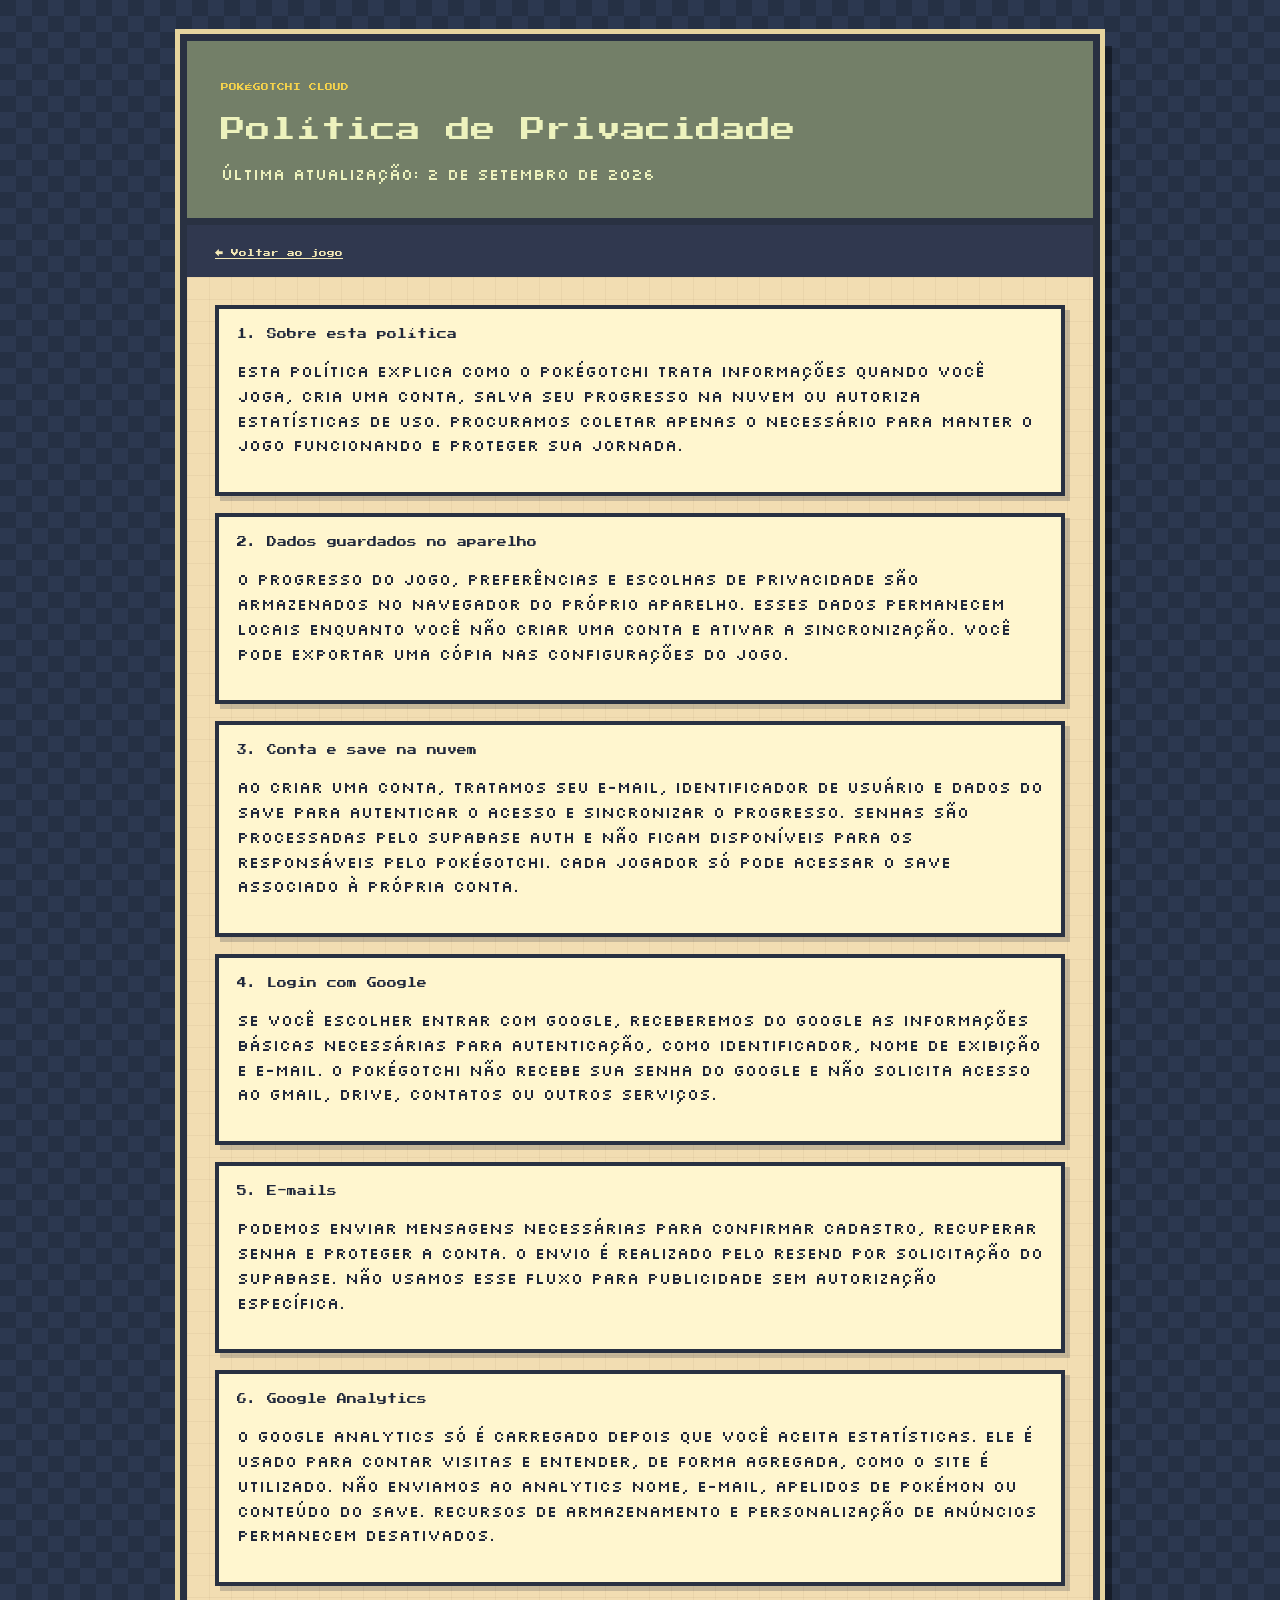
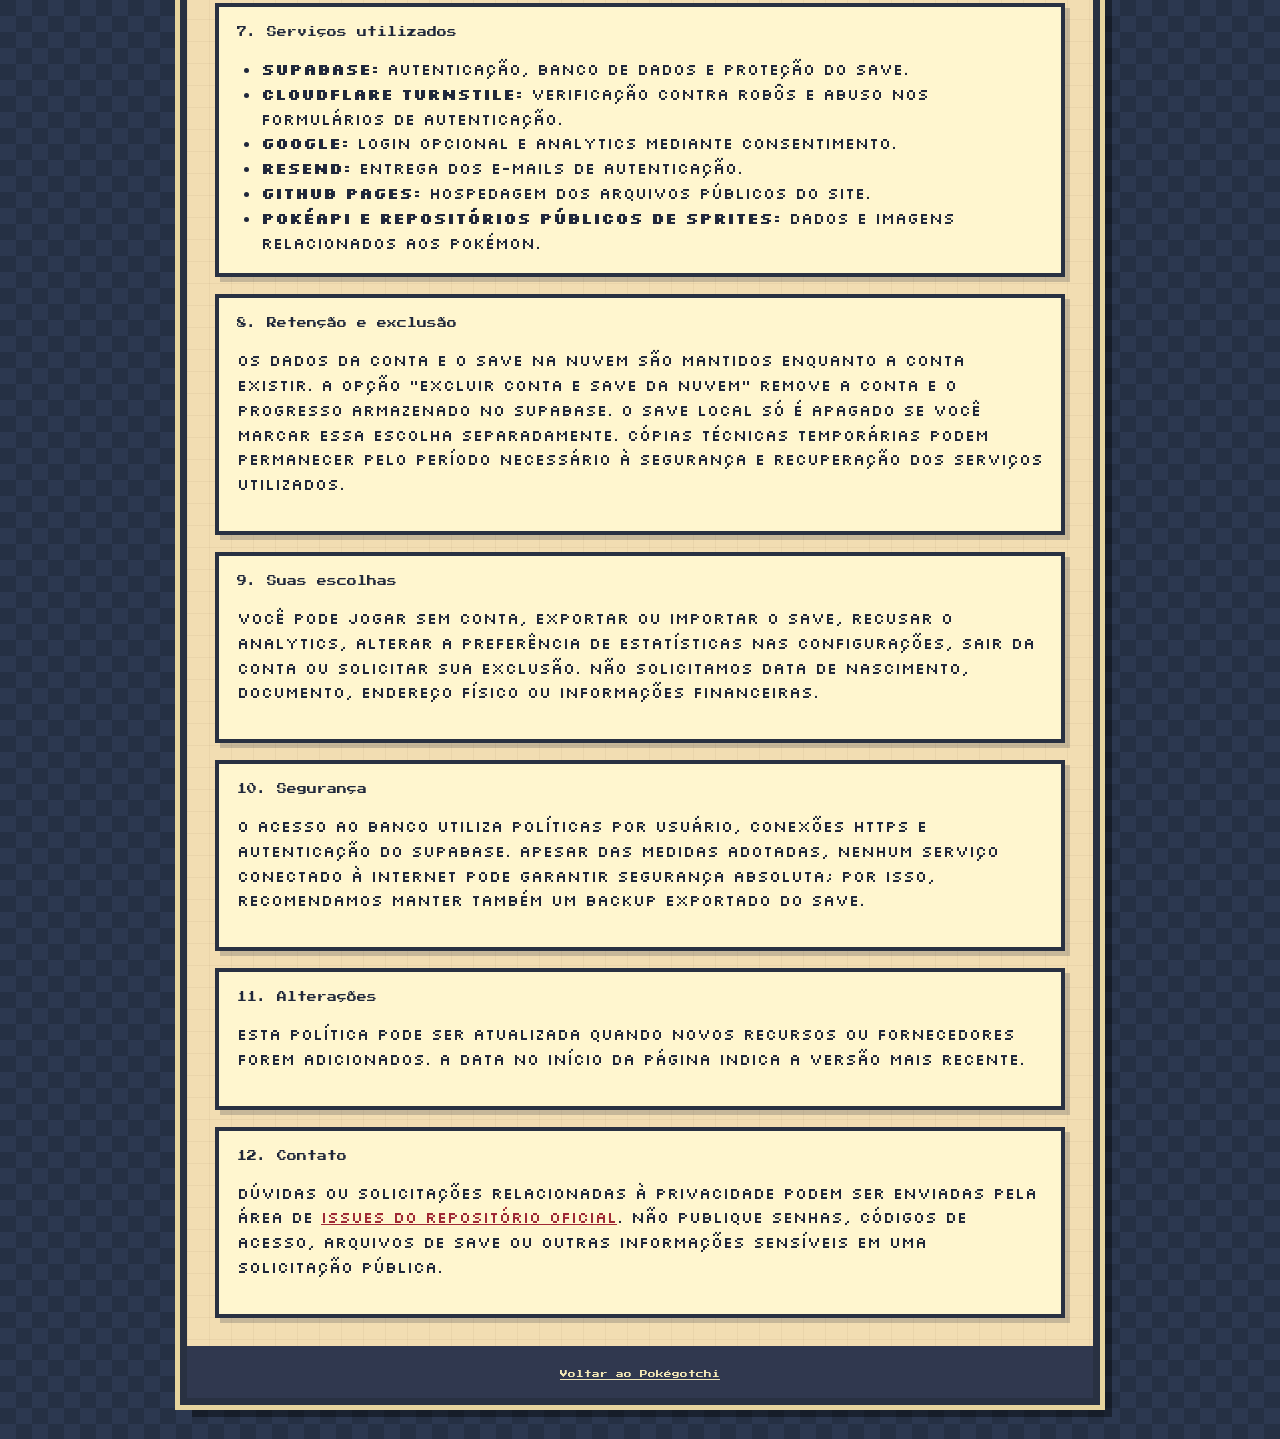
<file: privacidade.html>
<!doctype html>
<html lang="pt-BR">
<head>
  <meta charset="UTF-8">
  <meta name="viewport" content="width=device-width, initial-scale=1.0">
  <meta name="theme-color" content="#ef5350">
  <meta name="description" content="Política de Privacidade do Pokégotchi.">
  <title>Política de Privacidade — Pokégotchi</title>
  <link rel="icon" href="favicon.png?v=6.0" type="image/png">
  <link rel="stylesheet" href="css/styles.css">
  <link rel="stylesheet" href="css/retro.css?v=8.9.2">
</head>
<body class="privacy-body">
  <main class="privacy-page">
    <header class="privacy-header"><span>POKÉGOTCHI CLOUD</span><h1>Política de Privacidade</h1><p>Última atualização: 2 de setembro de 2026</p></header>
    <nav class="privacy-nav"><a href="index.html">← Voltar ao jogo</a></nav>
    <article class="privacy-content">
      <section><h2>1. Sobre esta política</h2><p>Esta política explica como o Pokégotchi trata informações quando você joga, cria uma conta, salva seu progresso na nuvem ou autoriza estatísticas de uso. Procuramos coletar apenas o necessário para manter o jogo funcionando e proteger sua jornada.</p></section>
      <section><h2>2. Dados guardados no aparelho</h2><p>O progresso do jogo, preferências e escolhas de privacidade são armazenados no navegador do próprio aparelho. Esses dados permanecem locais enquanto você não criar uma conta e ativar a sincronização. Você pode exportar uma cópia nas Configurações do jogo.</p></section>
      <section><h2>3. Conta e save na nuvem</h2><p>Ao criar uma conta, tratamos seu e-mail, identificador de usuário e dados do save para autenticar o acesso e sincronizar o progresso. Senhas são processadas pelo Supabase Auth e não ficam disponíveis para os responsáveis pelo Pokégotchi. Cada jogador só pode acessar o save associado à própria conta.</p></section>
      <section><h2>4. Login com Google</h2><p>Se você escolher entrar com Google, receberemos do Google as informações básicas necessárias para autenticação, como identificador, nome de exibição e e-mail. O Pokégotchi não recebe sua senha do Google e não solicita acesso ao Gmail, Drive, contatos ou outros serviços.</p></section>
      <section><h2>5. E-mails</h2><p>Podemos enviar mensagens necessárias para confirmar cadastro, recuperar senha e proteger a conta. O envio é realizado pelo Resend por solicitação do Supabase. Não usamos esse fluxo para publicidade sem autorização específica.</p></section>
      <section><h2>6. Google Analytics</h2><p>O Google Analytics só é carregado depois que você aceita estatísticas. Ele é usado para contar visitas e entender, de forma agregada, como o site é utilizado. Não enviamos ao Analytics nome, e-mail, apelidos de Pokémon ou conteúdo do save. Recursos de armazenamento e personalização de anúncios permanecem desativados.</p></section>
      <section><h2>7. Serviços utilizados</h2><ul><li><b>Supabase:</b> autenticação, banco de dados e proteção do save.</li><li><b>Cloudflare Turnstile:</b> verificação contra robôs e abuso nos formulários de autenticação.</li><li><b>Google:</b> login opcional e Analytics mediante consentimento.</li><li><b>Resend:</b> entrega dos e-mails de autenticação.</li><li><b>GitHub Pages:</b> hospedagem dos arquivos públicos do site.</li><li><b>PokéAPI e repositórios públicos de sprites:</b> dados e imagens relacionados aos Pokémon.</li></ul></section>
      <section><h2>8. Retenção e exclusão</h2><p>Os dados da conta e o save na nuvem são mantidos enquanto a conta existir. A opção “Excluir conta e save da nuvem” remove a conta e o progresso armazenado no Supabase. O save local só é apagado se você marcar essa escolha separadamente. Cópias técnicas temporárias podem permanecer pelo período necessário à segurança e recuperação dos serviços utilizados.</p></section>
      <section><h2>9. Suas escolhas</h2><p>Você pode jogar sem conta, exportar ou importar o save, recusar o Analytics, alterar a preferência de estatísticas nas Configurações, sair da conta ou solicitar sua exclusão. Não solicitamos data de nascimento, documento, endereço físico ou informações financeiras.</p></section>
      <section><h2>10. Segurança</h2><p>O acesso ao banco utiliza políticas por usuário, conexões HTTPS e autenticação do Supabase. Apesar das medidas adotadas, nenhum serviço conectado à internet pode garantir segurança absoluta; por isso, recomendamos manter também um backup exportado do save.</p></section>
      <section><h2>11. Alterações</h2><p>Esta política pode ser atualizada quando novos recursos ou fornecedores forem adicionados. A data no início da página indica a versão mais recente.</p></section>
      <section><h2>12. Contato</h2><p>Dúvidas ou solicitações relacionadas à privacidade podem ser enviadas pela área de <a href="https://github.com/zapinhor/Pokegotchi/issues" target="_blank" rel="noopener noreferrer">Issues do repositório oficial</a>. Não publique senhas, códigos de acesso, arquivos de save ou outras informações sensíveis em uma solicitação pública.</p></section>
    </article>
    <footer class="privacy-footer"><a href="index.html">Voltar ao Pokégotchi</a></footer>
  </main>
</body>
</html>
</file>
<file: css/styles.css>
@import url('https://fonts.googleapis.com/css2?family=DM+Sans:wght@400;500;600;700;800&family=Fredoka:wght@600;700&display=swap');
:root{--red:#ef5350;--red-dark:#d83d42;--navy:#17243b;--ink:#25334a;--muted:#728096;--cream:#fffaf0;--card:#fff;--line:#e7e9ed;--yellow:#ffc84a;--green:#55b985;--blue:#5b95db;--shadow:0 18px 50px rgba(32,44,62,.11)}*{box-sizing:border-box}body{margin:0;color:var(--ink);font-family:'DM Sans',sans-serif;background:#f3f1ec;min-height:100vh}button,input{font:inherit}button{cursor:pointer}.hidden{display:none!important}.toast{position:fixed;left:50%;top:20px;transform:translate(-50%,-80px);z-index:99;background:var(--navy);color:white;padding:12px 20px;border-radius:12px;box-shadow:var(--shadow);transition:.25s}.toast.show{transform:translate(-50%,0)}
.starter-screen{min-height:100vh;display:grid;grid-template-columns:.75fr 1.25fr;background:radial-gradient(circle at 18% 18%,#fff3ce 0 12%,transparent 13%),linear-gradient(135deg,#ef5350 0 42%,#f8f5ee 42%)}.starter-copy{color:#fff;padding:9vw 5vw;align-self:center}.eyebrow{font-weight:800;font-size:.72rem;letter-spacing:.14em}.starter-copy h1{font:700 clamp(2.6rem,5vw,5.8rem)/.92 Fredoka;margin:28px 0}.starter-copy p{font-size:1.1rem;max-width:420px;line-height:1.6}.starter-panel{margin:auto;padding:44px;width:min(820px,88%);background:rgba(255,255,255,.94);border-radius:30px;box-shadow:var(--shadow)}.panel-heading{display:flex;justify-content:space-between;align-items:flex-end}.panel-heading small{color:var(--red);font-weight:800}.panel-heading h2{font:700 1.8rem Fredoka;margin:5px 0 20px}.panel-heading span{color:var(--muted)}.starter-grid{display:grid;grid-template-columns:repeat(4,1fr);gap:12px;max-height:410px;overflow:auto;padding:4px}.starter-card{border:2px solid transparent;background:#f6f4ef;border-radius:16px;padding:12px 5px 8px;color:var(--ink);transition:.18s}.starter-card:hover{transform:translateY(-3px)}.starter-card.selected{border-color:var(--red);background:#fff3f0}.starter-card img{width:84px;height:84px;image-rendering:pixelated}.starter-card b{display:block;font-size:.78rem}.name-field{display:block;margin:20px 0 12px;font-size:.8rem;font-weight:800}.name-field input{display:block;width:100%;margin-top:7px;padding:13px;border:1px solid var(--line);border-radius:10px;outline:none}.name-field input:focus{border-color:var(--red)}.primary-button{border:0;border-radius:12px;background:var(--red);color:#fff;padding:15px 20px;font-weight:800;width:100%;display:flex;justify-content:space-between}.primary-button:disabled{opacity:.45;cursor:not-allowed}
.topbar{height:72px;background:white;border-bottom:1px solid var(--line);display:flex;align-items:center;justify-content:space-between;padding:0 26px;position:sticky;top:0;z-index:10}.brand{display:flex;align-items:center;gap:11px;color:var(--navy);text-decoration:none;letter-spacing:.06em}.brand-ball{width:27px;height:27px;border:7px solid var(--red);border-radius:50%;position:relative}.brand-ball:after{content:'';position:absolute;inset:3px;background:var(--navy);border-radius:50%}.top-resources{display:flex;align-items:center;gap:20px}.top-resources span{background:#f5f4ef;padding:8px 12px;border-radius:10px}.top-resources span:first-child{color:#d39100}.icon-button{border:0;background:transparent;font-size:1.1rem}.layout{display:grid;grid-template-columns:92px 1fr;min-height:calc(100vh - 72px)}.sidebar{background:var(--navy);padding:18px 12px;display:flex;flex-direction:column;gap:7px}.nav-item{position:relative;border:0;border-radius:13px;background:transparent;color:#9aa7ba;padding:10px 4px;display:flex;flex-direction:column;align-items:center;gap:4px}.nav-item span{font-size:1.25rem}.nav-item em{font-style:normal;font-size:.66rem;font-weight:700}.nav-item.active{background:rgba(255,255,255,.12);color:white}.nav-item i{position:absolute;width:8px;height:8px;background:var(--red);border-radius:50%;top:8px;right:17px;display:none}.nav-item i.show{display:block}.view-container{padding:32px;max-width:1420px;width:100%;margin:auto}.view-title{display:flex;align-items:end;justify-content:space-between;margin-bottom:22px}.view-title h1{font:700 2rem Fredoka;margin:0}.view-title p{margin:5px 0;color:var(--muted)}
.home-grid{display:grid;grid-template-columns:minmax(420px,1.3fr) minmax(300px,.7fr);gap:22px}.room{min-height:540px;border-radius:28px;position:relative;overflow:hidden;background:linear-gradient(#b9dded 0 63%,#ddbd88 63%);box-shadow:var(--shadow)}.room.night{background:linear-gradient(#23395d 0 63%,#7e6c62 63%)}.room:before{content:'';position:absolute;left:0;right:0;top:63%;height:4px;background:#b99462}.window{position:absolute;right:42px;top:42px;width:150px;height:120px;border:12px solid #fff;border-radius:75px 75px 8px 8px;background:linear-gradient(#72b7e4,#e7f5ff)}.night .window{background:linear-gradient(#132b51,#7b89ad)}.weather-badge{position:absolute;top:18px;left:18px;background:rgba(255,255,255,.86);padding:9px 13px;border-radius:12px;font-size:.78rem;font-weight:700}.pet-stage{position:absolute;inset:24% 10% 16%;display:flex;justify-content:center;align-items:center;flex-direction:column}.pet-sprite{width:230px;height:230px;object-fit:contain;image-rendering:pixelated;filter:drop-shadow(0 18px 9px rgba(25,40,45,.18));animation:bob 2.6s ease-in-out infinite}.pet-shadow{width:160px;height:25px;border-radius:50%;background:rgba(48,52,48,.18);margin-top:-25px}.pet-bubble{position:absolute;top:5%;background:#fff;padding:10px 15px;border-radius:14px;box-shadow:var(--shadow);font-size:.84rem}.room-actions{position:absolute;bottom:18px;left:18px;right:18px;display:grid;grid-template-columns:repeat(4,1fr);gap:8px}.action-button{border:0;background:rgba(255,255,255,.9);border-radius:13px;padding:10px 5px;font-size:.72rem;font-weight:700;color:var(--ink)}.action-button span{display:block;font-size:1.2rem;margin-bottom:3px}.side-stack{display:flex;flex-direction:column;gap:18px}.profile-card,.panel,.game-card,.shop-card,.battle-card{background:var(--card);border:1px solid var(--line);border-radius:20px;padding:20px;box-shadow:0 8px 25px rgba(32,44,62,.05)}.pet-id{display:flex;align-items:center;justify-content:space-between}.pet-id h2{font:700 1.5rem Fredoka;margin:0}.level-pill{background:#ffe8e5;color:var(--red-dark);border-radius:20px;padding:7px 11px;font-weight:800;font-size:.75rem}.xp-track,.stat-track{height:8px;background:#edf0f2;border-radius:10px;overflow:hidden}.xp-fill,.stat-fill{height:100%;background:var(--red);border-radius:10px;transition:.4s}.stats{display:grid;gap:13px;margin-top:18px}.stat-row{display:grid;grid-template-columns:25px 78px 1fr 28px;align-items:center;font-size:.72rem;gap:6px}.stat-row b{text-align:right}.daily-note{background:var(--navy);color:#fff;border-radius:20px;padding:20px}.daily-note h3{margin:0 0 8px;font:700 1.2rem Fredoka}.daily-note p{font-size:.8rem;color:#bdc7d5}.daily-note button{border:0;background:var(--yellow);padding:9px 13px;border-radius:9px;font-weight:800}.cards-grid{display:grid;grid-template-columns:repeat(3,1fr);gap:18px}.game-card{min-height:230px;display:flex;flex-direction:column}.game-icon{font-size:2rem;width:58px;height:58px;border-radius:16px;background:#fff2d5;display:grid;place-items:center}.game-card h3{margin:16px 0 7px}.game-card p{color:var(--muted);font-size:.85rem;line-height:1.5;flex:1}.secondary-button{border:0;border-radius:10px;background:var(--navy);color:white;padding:11px 15px;font-weight:700}.yard-scene{background:linear-gradient(#b5dff2 0 55%,#77bc66 55%);border-radius:26px;min-height:430px;position:relative;overflow:hidden;padding:22px}.wild-card{position:absolute;inset:80px 20px 20px;display:flex;align-items:center;justify-content:center;flex-direction:column}.wild-card img{width:210px;height:210px;image-rendering:pixelated}.capture-ring{border:4px dashed rgba(255,255,255,.8);width:260px;height:260px;position:absolute;border-radius:50%;animation:spin 8s linear infinite}.shop-layout{display:grid;grid-template-columns:1fr 280px;gap:20px}.shop-grid{display:grid;grid-template-columns:repeat(3,1fr);gap:14px}.shop-card h3{margin:8px 0}.shop-card p{font-size:.75rem;color:var(--muted);min-height:35px}.shop-card .price{display:flex;justify-content:space-between;align-items:center}.shop-card button{border:0;background:#ffe8e5;color:var(--red-dark);border-radius:8px;padding:8px 10px;font-weight:800}.inventory-list{display:grid;gap:8px}.inventory-item{display:flex;justify-content:space-between;padding:9px;background:#f5f4ef;border-radius:9px;font-size:.78rem}.dex-grid{display:grid;grid-template-columns:repeat(5,1fr);gap:12px}.dex-card{text-align:center;background:#fff;border:1px solid var(--line);border-radius:16px;padding:11px}.dex-card img{width:90px;height:90px;image-rendering:pixelated}.dex-card.unknown img{filter:brightness(0);opacity:.17}.dex-card b{display:block;font-size:.75rem}.battle-arena{min-height:380px;background:linear-gradient(#cde5ef 0 60%,#93bc7c 60%);border-radius:24px;display:grid;grid-template-columns:1fr 1fr;align-items:center;text-align:center}.fighter img{width:180px;height:180px;image-rendering:pixelated}.hp{width:180px;margin:auto}.hp .stat-track{background:#fff}.hp .stat-fill{background:var(--green)}.battle-log{background:#fff;border-radius:15px;padding:14px;margin-top:15px;min-height:70px}.modal{border:0;border-radius:22px;padding:30px;max-width:min(680px,92vw);width:100%;box-shadow:var(--shadow)}.modal::backdrop{background:rgba(20,31,48,.68);backdrop-filter:blur(4px)}.modal-close{position:absolute;right:12px;top:8px;border:0;background:none;font-size:1.7rem}.game-area{text-align:center}.game-board{position:relative;height:340px;background:#eef7e8;border-radius:15px;overflow:hidden;margin:15px 0}.falling{position:absolute;font-size:2.3rem;user-select:none}.basket{position:absolute;bottom:8px;font-size:3rem}.memory-grid{display:grid;grid-template-columns:repeat(4,1fr);gap:8px}.memory-card{height:84px;border:0;border-radius:10px;background:var(--navy);font-size:0}.memory-card.flipped{background:#f4f1e8;font-size:2rem}.timing-track{height:38px;background:#e9ebef;border-radius:12px;position:relative;margin:40px 0}.sweet-zone{position:absolute;left:42%;width:16%;height:100%;background:#8cdb9c}.timing-marker{position:absolute;width:12px;height:52px;top:-7px;background:var(--red);border-radius:8px}.settings-list{display:grid;gap:12px}.danger-button{border:1px solid var(--red);color:var(--red);background:white;padding:10px;border-radius:10px}@keyframes bob{50%{transform:translateY(-9px)}}@keyframes spin{to{transform:rotate(360deg)}}
@media(max-width:900px){.starter-screen{display:block;background:linear-gradient(#ef5350 0 230px,#f8f5ee 230px)}.starter-copy{padding:45px 25px 20px}.starter-copy h1{font-size:2.8rem;margin:15px 0}.starter-copy p{display:none}.starter-panel{margin:10px auto 30px;padding:25px;width:92%}.starter-grid{grid-template-columns:repeat(3,1fr)}.layout{grid-template-columns:1fr}.sidebar{position:fixed;z-index:20;bottom:0;left:0;right:0;flex-direction:row;justify-content:space-around;padding:7px;background:var(--navy)}.nav-item{width:16%;padding:7px 2px}.view-container{padding:20px 16px 90px}.home-grid,.shop-layout{grid-template-columns:1fr}.room{min-height:480px}.cards-grid,.shop-grid{grid-template-columns:1fr}.dex-grid{grid-template-columns:repeat(3,1fr)}}@media(max-width:500px){.topbar{padding:0 15px}.top-resources{gap:7px}.top-resources span{padding:6px 8px}.starter-card img{width:65px;height:65px}.home-grid{display:block}.side-stack{margin-top:16px}.room-actions{grid-template-columns:repeat(2,1fr)}.dex-grid{grid-template-columns:repeat(2,1fr)}.battle-arena{min-height:480px;grid-template-columns:1fr}.fighter img{width:130px;height:130px}}
</file>
<file: css/retro.css>
@import url('https://fonts.googleapis.com/css2?family=Press+Start+2P&family=Silkscreen:wght@400;700&display=swap');
:root{--red:#df3f47;--red-dark:#9e2934;--navy:#252d42;--ink:#20283b;--muted:#5f6778;--cream:#f7e7b7;--card:#fff8d8;--line:#292f3d;--yellow:#f6c945;--green:#62a84c;--blue:#3e80b6;--shadow:6px 6px 0 rgba(31,37,52,.24)}
*{border-radius:0!important}body{font-family:'Pixelify Sans',monospace;background-color:#253044;background-image:linear-gradient(45deg,#2c3850 25%,transparent 25%),linear-gradient(-45deg,#2c3850 25%,transparent 25%),linear-gradient(45deg,transparent 75%,#2c3850 75%),linear-gradient(-45deg,transparent 75%,#2c3850 75%);background-size:32px 32px;background-position:0 0,0 16px,16px -16px,-16px 0;image-rendering:pixelated}button,input{font-family:inherit}.toast{font:400 .58rem 'Press Start 2P';border:3px solid #fff;outline:3px solid var(--navy);box-shadow:6px 6px 0 #111;padding:14px 18px}
.starter-screen{min-height:100vh;background:#aaa9a4;padding:38px;grid-template-columns:.68fr 1.32fr;position:relative}.starter-screen:before{content:'DOT MATRIX WITH STEREO SOUND';position:absolute;bottom:14px;left:35px;color:#30304d;font:400 .52rem 'Press Start 2P';letter-spacing:.1em}.starter-copy{background:#6d7961;border:10px solid #4c5050;outline:4px solid #333b3c;padding:6vw 4vw;color:#e9f0bd;box-shadow:inset 0 0 0 5px #879176,8px 8px 0 rgba(0,0,0,.25)}.starter-copy:before{content:'';display:block;width:10px;height:10px;background:#a3192c;box-shadow:18px 0 #a3192c;margin-bottom:22px}.eyebrow{font:400 .52rem 'Press Start 2P';color:#e4edb1}.starter-copy h1{font:700 clamp(2.1rem,4.5vw,4.2rem)/1 'Pixelify Sans';text-shadow:4px 4px 0 #344c40;margin:25px 0}.starter-copy p{font-size:1.25rem}.starter-panel{border:5px solid var(--line);outline:5px solid #dedbd0;background:#fff5cf;padding:30px;box-shadow:10px 10px 0 #60615f}.panel-heading h2,.view-title h1,.pet-id h2{font-family:'Press Start 2P';line-height:1.45}.panel-heading h2{font-size:1rem}.panel-heading small,.panel-heading span{font:400 .47rem 'Press Start 2P'}.starter-grid{gap:9px}.starter-card{border:3px solid #303747;background:#d9e0b1;box-shadow:inset -4px -4px 0 #9baa73;padding:9px}.starter-card:hover{transform:translate(-2px,-2px);box-shadow:4px 4px 0 #303747}.starter-card.selected{border-color:#9e2934;background:#f2cf75;box-shadow:inset 0 0 0 3px #fff,4px 4px 0 #9e2934}.starter-card img{width:72px;height:72px;object-fit:contain}.starter-card b{font:400 .42rem/1.5 'Press Start 2P'}.name-field input{border:3px solid var(--line);background:#fffef1}.primary-button,.secondary-button{border:3px solid #222d3c;box-shadow:4px 4px 0 #151b25;text-transform:uppercase;letter-spacing:.04em}.primary-button:active,.secondary-button:active,.shop-card button:active{transform:translate(3px,3px);box-shadow:1px 1px 0 #151b25}
.topbar{height:70px;background:#df3f47;border:0;border-bottom:6px solid #962c38;color:#fff}.brand{color:#fff;text-shadow:2px 2px 0 #812832}.brand strong{font:400 .8rem 'Press Start 2P'}.brand small{font:bold .6rem 'Pixelify Sans';background:#f3cf49;color:#2c3449;padding:2px 4px;transform:skew(-8deg)}.brand-ball{border-color:#fff;background:#fff}.brand-ball:after{background:#2b3040}.top-resources span{border:3px solid #882631;background:#fff4d1;color:#273047!important;box-shadow:3px 3px 0 #83242f;font:400 .52rem 'Press Start 2P'}.icon-button{color:#fff}.layout{grid-template-columns:112px 1fr}.sidebar{background:#30384f;border-right:5px solid #151c2d;padding:12px 8px;gap:8px}.nav-item{color:#c3cad8;border:3px solid transparent;padding:11px 4px}.nav-item span{font-size:1.5rem}.nav-item em{font:400 .39rem 'Press Start 2P'}.nav-item.active{background:#f5d45a;color:#262e42;border-color:#fff0a9;outline:3px solid #1b2131;box-shadow:4px 4px 0 #151927}.view-container{background-color:#f2ddb2;background-image:linear-gradient(rgba(100,73,44,.07) 2px,transparent 2px),linear-gradient(90deg,rgba(100,73,44,.07) 2px,transparent 2px);background-size:24px 24px;min-height:calc(100vh - 70px);max-width:none;padding:30px 36px}.view-title{border-bottom:4px double #2c3447;padding-bottom:13px}.view-title h1{font-size:1.2rem;text-transform:uppercase}.view-title p{font-size:1rem;color:#3f4655}.view-title>span,.view-title>b{font:400 .48rem 'Press Start 2P'}
.room{border:8px solid #383d45;outline:4px solid #a8a59a;background:linear-gradient(rgba(255,255,255,.05) 50%,transparent 50%),linear-gradient(90deg,rgba(255,255,255,.05) 50%,transparent 50%),linear-gradient(#77a9aa 0 63%,#b68b57 63%);background-size:16px 16px,16px 16px,100% 100%;box-shadow:var(--shadow)}.room.night{background:linear-gradient(rgba(255,255,255,.03) 50%,transparent 50%),linear-gradient(90deg,rgba(255,255,255,.03) 50%,transparent 50%),linear-gradient(#35465c 0 63%,#786348 63%);background-size:16px 16px,16px 16px,100% 100%}.window{border:8px solid #ede1bd;outline:4px solid #343a43;box-shadow:inset 0 0 0 3px #56829e}.weather-badge{border:3px solid var(--line);box-shadow:3px 3px 0 rgba(0,0,0,.3);background:#fff5c9}.pet-sprite{width:180px;height:180px;image-rendering:pixelated;filter:drop-shadow(8px 8px 0 rgba(30,40,35,.2));object-fit:contain}.pet-bubble{border:3px solid var(--line);box-shadow:4px 4px 0 rgba(0,0,0,.25);background:#fffce2}.pet-bubble:after{content:'';position:absolute;bottom:-11px;left:30px;border:5px solid transparent;border-top-color:var(--line)}.action-button{border:3px solid #293142;background:#fff4c4;box-shadow:3px 3px 0 #293142;font:400 .4rem 'Press Start 2P'}.action-button:hover{background:#f4d755}.profile-card,.panel,.game-card,.shop-card,.battle-card{border:4px solid var(--line);background:#fff6cf;box-shadow:var(--shadow)}.profile-card:before{content:'POKéMON DATA';display:block;background:#343c52;color:#fff;margin:-20px -20px 17px;padding:9px 12px;font:400 .46rem 'Press Start 2P'}.level-pill{border:2px solid var(--red-dark);background:#efcc65}.xp-track,.stat-track{height:11px;border:2px solid #293142;background:#e6e0bd}.xp-fill,.stat-fill{background-image:linear-gradient(rgba(255,255,255,.2) 50%,transparent 50%);background-size:100% 4px}.daily-note{border:4px solid #191f2e;box-shadow:var(--shadow);background:#35415c}.daily-note h3,.game-card h3,.shop-card h3,.battle-card h2,.panel h3{font:400 .6rem/1.6 'Press Start 2P'}.daily-note button{border:3px solid #161d2b;box-shadow:3px 3px 0 #111829}.game-icon{border:3px solid #2b3347;background:#efcf5b}.game-card:hover,.shop-card:hover{transform:translate(-3px,-3px);box-shadow:9px 9px 0 rgba(31,37,52,.3)}.secondary-button{background:#3b79a9}.yard-scene,.battle-arena{border:8px solid #363c45;outline:4px solid #aaa79d;background:linear-gradient(rgba(255,255,255,.08) 50%,transparent 50%),linear-gradient(90deg,rgba(255,255,255,.08) 50%,transparent 50%),linear-gradient(#83b7bd 0 55%,#6a9e4d 55%);background-size:18px 18px,18px 18px,100% 100%}.wild-card img,.fighter img,.dex-card img{image-rendering:pixelated;object-fit:contain}.wild-card img{width:150px;height:150px}.capture-ring{border-style:dotted}.shop-card button{border:2px solid #72252c;background:#e3494f;color:#fff;box-shadow:3px 3px 0 #72252c}.inventory-item{border:2px solid #343b49;background:#dce2b0}.dex-card{border:3px solid var(--line);background:#e0e5b6;box-shadow:3px 3px 0 #777f62}.dex-card img{width:72px;height:72px}.battle-log{border:4px solid var(--line);box-shadow:var(--shadow);background:#fffce6;font-size:1.1rem}.modal{border:6px solid #282f40;outline:5px solid #e8d69f;background:#fff2c5;box-shadow:10px 10px 0 rgba(0,0,0,.5)}.modal h2{font:400 .85rem 'Press Start 2P'}.game-board{border:4px solid #2d3545;background:#c6d78b}.memory-card{border:3px solid #1f2635;background:#3b475e;box-shadow:3px 3px 0 #111}.memory-card.flipped{background:#f5d657}.timing-track{border:4px solid #252d3e}.sweet-zone{background:#72a852}
@media(max-width:900px){.starter-screen{background:#aaa9a4;padding:20px}.starter-copy{padding:28px 22px}.starter-copy h1{font-size:2.4rem}.layout{grid-template-columns:1fr}.sidebar{border-right:0;border-top:5px solid #151c2d}.view-container{padding:20px 16px 96px}.nav-item{width:16%}.topbar{border-bottom-width:5px}.home-grid{grid-template-columns:1fr}.room{min-height:480px}}
@media(max-width:500px){.starter-screen{padding:12px 12px 40px}.starter-copy{border-width:6px}.starter-panel{width:100%;padding:18px;border-width:4px}.starter-grid{grid-template-columns:repeat(3,1fr)}.starter-card img{width:52px;height:52px}.brand strong{font-size:.58rem}.brand small{display:none}.top-resources span{font-size:.42rem}.view-title h1{font-size:.8rem}.view-title>span{display:none}.pet-sprite{width:140px;height:140px}.room-actions{gap:5px}.action-button{font-size:.33rem}.nav-item em{font-size:.31rem}.profile-card:before{font-size:.39rem}}

.tiny-item{width:24px;height:24px;object-fit:contain;image-rendering:pixelated;vertical-align:middle}.item-pixel{width:42px;height:42px;object-fit:contain;image-rendering:pixelated}.action-button .item-pixel{display:block;margin:0 auto 3px;width:32px;height:32px}.game-icon .item-pixel{width:46px;height:46px}.shop-card>.item-pixel,.battle-card>.item-pixel{width:56px;height:56px}.sleeping{animation:bob 4s ease-in-out infinite;filter:grayscale(.35) drop-shadow(8px 8px 0 rgba(30,40,35,.2))}.sleep-note,.warning-box{margin-top:14px;padding:10px;border:3px solid #293142;background:#dce5ad;font-size:.82rem}.pixel-label{font:400 .42rem 'Press Start 2P'}.weather-mark{display:inline-block;font:400 .48rem 'Press Start 2P';padding:3px;background:#e5cb55;color:#253044}.picker-grid{display:grid;grid-template-columns:repeat(3,1fr);gap:10px}.pick-item{border:3px solid #293142;background:#e1e8b8;padding:12px;box-shadow:3px 3px 0 #293142}.pick-item>*{display:block;margin:auto}.pick-item b{font-size:.8rem}.inventory-grid{display:grid;grid-template-columns:repeat(3,1fr);gap:14px}.inventory-card{display:grid;grid-template-columns:55px 1fr auto;align-items:center;gap:12px;border:4px solid #293142;background:#fff6cf;padding:14px;box-shadow:var(--shadow)}.inventory-card h3{margin:0;font:400 .55rem/1.4 'Press Start 2P'}.inventory-card p{margin:4px 0}.encounter-grid{display:grid;grid-template-columns:repeat(4,1fr);gap:14px}.encounter-card,.box-mon{border:4px solid #293142;background:#dce5ad;padding:12px;box-shadow:4px 4px 0 #293142}.encounter-card img,.box-mon img{width:96px;height:96px;image-rendering:pixelated}.encounter-card>*{display:block;margin:auto}.capture-layout{display:grid;grid-template-columns:1fr 330px;gap:22px}.capture-tools{display:flex;flex-direction:column;gap:14px}.tool-row{display:grid;grid-template-columns:repeat(3,1fr);gap:7px}.tool-row button{border:3px solid #293142;background:#e1e8b8;padding:8px}.tool-row button>*{display:block;margin:auto}.empty-yard{width:70px!important;height:70px!important}.rooms-grid{display:grid;grid-template-columns:repeat(3,1fr);gap:15px}.poke-room,.empty-room{min-height:210px;border:5px solid #293142;background:linear-gradient(#8db5b2 0 65%,#b98d55 65%);box-shadow:var(--shadow);text-align:center;padding:10px}.poke-room.primary-room{outline:5px solid #e3bf3f}.poke-room>button:first-child{border:0;background:transparent;width:100%}.poke-room img{display:block;width:110px;height:110px;margin:auto;image-rendering:pixelated}.poke-room span,.poke-room b,.poke-room small{display:block}.to-box{border:2px solid #293142;background:#fff6cf}.empty-room{display:grid;place-items:center;font:400 .55rem 'Press Start 2P';opacity:.6}.section-label{margin-top:28px;font:400 .7rem 'Press Start 2P'}.box-grid{display:grid;grid-template-columns:repeat(6,1fr);gap:10px}.box-mon>*{display:block;margin:auto}.box-mon img{width:72px;height:72px}.move-picker{display:grid;grid-template-columns:1fr 1fr;gap:8px;margin:15px 0}.move-picker label{border:3px solid #293142;background:#e1e8b8;padding:10px}.move-picker label>*{display:block}.move-buttons{display:grid;grid-template-columns:repeat(2,1fr);gap:10px;margin:14px 0}.move-button{border:4px solid #293142;background:#ddd29e;padding:13px;box-shadow:4px 4px 0 #293142}.move-button>*{display:block}.type-fire{background:#e88755}.type-water{background:#70a6d2}.type-grass{background:#82b65d}.type-electric{background:#ebce55}.type-ghost{background:#8673a6}.type-fairy{background:#e39bb4}.type-dragon{background:#8068bd}.type-ice{background:#8dced2}.type-dark{background:#716863}.type-fighting{background:#c26055}.memory-card img{display:none;width:48px;height:48px;image-rendering:pixelated}.memory-card.flipped img{display:inline}.basket{width:52px;height:52px;object-fit:contain;image-rendering:pixelated}.falling.item-pixel{width:40px;height:40px}.timing-marker{width:42px;height:42px;object-fit:contain;image-rendering:pixelated;background:transparent}.nav-item{min-height:60px}.sidebar{overflow-y:auto}
@media(max-width:900px){.inventory-grid,.rooms-grid{grid-template-columns:repeat(2,1fr)}.encounter-grid{grid-template-columns:repeat(3,1fr)}.capture-layout{grid-template-columns:1fr}.box-grid{grid-template-columns:repeat(4,1fr)}.sidebar{overflow-x:auto;overflow-y:hidden}.nav-item{min-width:68px}}
@media(max-width:500px){.inventory-grid,.rooms-grid{grid-template-columns:1fr}.encounter-grid{grid-template-columns:repeat(2,1fr)}.box-grid{grid-template-columns:repeat(3,1fr)}.picker-grid{grid-template-columns:repeat(2,1fr)}.move-picker{grid-template-columns:1fr}.move-buttons{grid-template-columns:1fr}}

.title-screen{min-height:100vh;display:grid;place-items:center;padding:24px;background:#aaa9a4}.title-console{position:relative;width:min(620px,94vw);min-height:680px;padding:54px 62px 40px;text-align:center;background:#747f68;border:12px solid #4c5050;outline:5px solid #303739;box-shadow:inset 0 0 0 6px #919a80,12px 12px 0 rgba(0,0,0,.3);color:#eaf0b9}.power-lights{display:flex;gap:10px}.power-lights i{width:10px;height:10px;background:#a51f32}.title-logo{width:100%;max-width:100%;margin:28px auto 10px;overflow:hidden}.title-logo small{font:400 .5rem 'Press Start 2P'}.title-logo h1{display:block;width:100%;margin:16px auto 6px;font:400 clamp(1.75rem,4vw,3rem)/1.2 'Press Start 2P';letter-spacing:-.1em;white-space:nowrap;text-align:center;text-shadow:4px 4px 0 #344b3d}.title-logo span{display:inline-block;background:#ead052;color:#2b3345;padding:5px 10px;font:400 .55rem 'Press Start 2P';transform:skew(-8deg)}.title-pokemon{width:180px;height:180px;object-fit:contain;image-rendering:pixelated}.title-console>p{min-height:24px;font:400 .55rem/1.6 'Press Start 2P'}.title-actions{display:grid;gap:14px;margin:22px auto;width:min(420px,100%)}.title-actions .secondary-button{width:100%;background:#fff4c5;color:#273047}.title-version{display:block;margin-top:28px;font:400 .42rem 'Press Start 2P'}.capture-success{text-align:center}.capture-success>img{width:150px;height:150px;image-rendering:pixelated}.capture-success h2{line-height:1.5}.primary-button:disabled{filter:grayscale(1);opacity:.45}
@media(max-width:500px){.title-console{min-height:620px;padding:38px 24px}.title-pokemon{width:140px;height:140px}.title-logo h1{font-size:clamp(1.45rem,7vw,2rem);text-shadow:3px 3px 0 #344b3d}}

.title-link-button{border:0;background:transparent;color:#edf2bd;text-decoration:underline;font:400 .48rem 'Press Start 2P';padding:8px}.location-notice{display:flex;align-items:center;gap:8px;border:3px solid #303747;background:rgba(238,243,190,.16);padding:9px 11px;font-size:.78rem;line-height:1.35;text-align:left}.location-notice img{width:34px;height:34px;object-fit:contain;image-rendering:pixelated;flex:0 0 auto}.title-console>.location-notice{width:min(430px,100%);margin:12px auto 0;color:#f0f3c8}.shop-filters{display:flex;gap:8px;flex-wrap:wrap;margin:0 0 20px}.shop-filters button{border:3px solid #293142;background:#fff6cf;padding:9px 13px;box-shadow:3px 3px 0 #293142;font:400 .45rem 'Press Start 2P'}.shop-filters button.active{background:#e3494f;color:#fff}.changelog{display:grid;gap:12px;margin-top:18px}.changelog section{border:3px solid #293142;background:#e1e8b8;padding:13px;box-shadow:3px 3px 0 #293142}.changelog b{font:400 .54rem/1.5 'Press Start 2P'}.changelog p{margin:7px 0 0;line-height:1.45}.shop-grid{align-items:stretch}.shop-card{display:flex;flex-direction:column}.shop-card .price{margin-top:auto}

body,button,input{font-family:'Silkscreen',monospace}.brand small{font-family:'Silkscreen',monospace}.stat-row b,.view-title>span,.view-title>b,.top-resources b,.capture-feedback b{font-family:Consolas,'Courier New',monospace;font-variant-numeric:tabular-nums}
.room{background:#77a9aa url('../assets/backgrounds/room-day.png') center/cover no-repeat!important}.room.night{background-image:url('../assets/backgrounds/room-night.png')!important}.room:before{display:none}.weather-badge,.pet-stage,.room-actions{z-index:3}.furniture-layer{position:absolute;inset:0;z-index:2;pointer-events:none}.furniture-sprite{position:absolute;width:86px;height:86px;object-fit:contain;image-rendering:pixelated;bottom:76px;left:calc(3% + (var(--slot) * 10%));filter:drop-shadow(3px 4px 0 rgba(23,31,40,.25))}.furniture-soft-bed{width:145px;height:115px;left:3%;bottom:68px}.furniture-training-poster{width:72px;height:72px;left:42%;top:42px}.furniture-trophy-shelf{width:110px;height:90px;left:62%;top:38px}.furniture-study-lamp{height:115px}.furniture-berry-planter{width:120px}.furniture-treadmill{width:130px}.furniture-training-screen{width:100px}.furniture-music-player{width:75px;height:75px}
.yard-scene{background:#78aa57 url('../assets/backgrounds/yard.png') center/cover no-repeat!important}.capture-scene{padding-bottom:95px}.capture-ring{display:grid;place-items:start center;color:#fff;text-shadow:2px 2px #20283b;border-width:7px;z-index:0}.capture-ring span{margin-top:-30px;background:#252d42;padding:5px 9px;border:3px solid #fff}.capture-ring.easy{border-color:#55bd62}.capture-ring.medium{border-color:#e0bd3d}.capture-ring.hard{border-color:#df3f47}.wild-sprite{position:relative;z-index:1}.ball-tray{position:absolute;z-index:5;left:50%;bottom:18px;transform:translateX(-50%);display:flex;gap:10px;background:#fff6cf;border:4px solid #293142;padding:8px}.ball-tray button{border:3px solid transparent;background:transparent;padding:3px}.ball-tray button.selected{border-color:#df3f47;background:#f6d75a}.ball-tray small{display:block}.capture-feedback.easy{border-color:#438d4b}.capture-feedback.medium{border-color:#aa8b21}.capture-feedback.hard{border-color:#a92e38}.capture-feedback.easy b{color:#32763b}.capture-feedback.medium b{color:#806812}.capture-feedback.hard b{color:#a92e38}.capture-scene.throwing .wild-sprite{animation:capture-pop 1.2s steps(4) forwards}.capture-scene.throwing .capture-ring{animation:spin .45s linear infinite,ring-pulse 1.2s steps(3)}
.shiny-card{outline:4px solid #f6c945!important}.shiny-sparkle{filter:drop-shadow(0 0 8px #fff27a)}.incense-status{border:4px solid #675390;background:#dfd0ef;padding:12px;margin-bottom:15px}.help-grid{display:grid;grid-template-columns:1fr 1fr;gap:10px;max-height:62vh;overflow:auto}.help-grid section{border:3px solid #293142;background:#e1e8b8;padding:12px}.help-grid b{font:400 .5rem/1.5 'Press Start 2P'}.help-grid p{margin:8px 0 0}.inventory-card>button{border:3px solid #293142;background:#f4d755;padding:7px}
.yard-incense-status{display:flex;align-items:center;gap:14px;border:4px solid #293142;background:#dfd0ef;box-shadow:5px 5px 0 #9287a6;padding:12px 16px;margin:0 0 18px}.yard-incense-status img{width:52px;image-rendering:pixelated}.yard-incense-status div{display:flex;flex:1;flex-direction:column;gap:5px}.yard-incense-status b,.yard-incense-status strong{font-family:'Press Start 2P';font-size:.65rem}.yard-incense-status span{font-size:.9rem}.yard-incense-status strong{background:#fff4c7;border:3px solid #293142;padding:10px;white-space:nowrap}@media(max-width:620px){.yard-incense-status{align-items:flex-start;flex-wrap:wrap}.yard-incense-status strong{width:100%;text-align:center}}
.mission-reward{grid-column:1/-1;display:flex;flex-wrap:wrap;gap:6px}.mission-reward span{display:inline-flex;align-items:center;gap:4px;border:2px solid #293142;background:#e1e8b8;color:#293142;padding:4px 6px}.mission-reward img{width:25px;height:25px;object-fit:contain;image-rendering:pixelated}.room-candy-tab{display:flex;align-items:center;justify-content:space-between;gap:14px;border:4px solid #293142;background:#d7c6ec;box-shadow:5px 5px 0 #8f82a4;padding:12px 15px;margin-bottom:20px}.room-candy-tab>div:first-child{display:flex;flex-direction:column;gap:5px}.room-candy-tab>div:first-child b{font:400 .6rem 'Press Start 2P'}.room-candy-tab>div:last-child{display:flex;align-items:center;flex-wrap:wrap;gap:7px}.room-candy-tab button{display:grid;grid-template-columns:32px auto;align-items:center;border:3px solid #293142;background:#fff6cf;padding:5px 8px}.room-candy-tab button img{grid-row:1/3;width:30px;height:30px}.room-candy-tab button b,.room-candy-tab button small{font-size:.67rem}.candy-pokemon-picker{display:grid;grid-template-columns:repeat(2,1fr);gap:9px;margin-top:14px}.candy-pokemon-picker button{display:flex;align-items:center;gap:10px;border:3px solid #293142;background:#e1e8b8;padding:8px;text-align:left}.candy-pokemon-picker img{width:72px;height:72px;image-rendering:pixelated}.candy-pokemon-picker span,.candy-pokemon-picker b,.candy-pokemon-picker small{display:block}.candy-pokemon-picker small{margin-top:5px}@media(max-width:700px){.room-candy-tab{align-items:flex-start;flex-direction:column}.candy-pokemon-picker{grid-template-columns:1fr}}
@keyframes capture-pop{50%{transform:scale(.35) translateY(80px);opacity:.7}100%{transform:scale(.05) translateY(150px);opacity:0}}@keyframes ring-pulse{50%{transform:scale(.85)}}
@media(max-width:700px){.capture-layout{grid-template-columns:1fr}.help-grid{grid-template-columns:1fr}.furniture-sprite{width:58px;height:58px}.furniture-soft-bed{width:100px;height:80px}.furniture-training-poster,.furniture-trophy-shelf{top:55px}.top-resources .icon-button{font-size:.75rem}}

.top-resources span{font-size:.68rem!important}.top-resources span b{font-size:.82rem;line-height:1}.capture-ring{border-radius:50%!important;aspect-ratio:1/1}.furniture-sprite{width:62px;height:62px;bottom:auto;max-width:16%;touch-action:none;user-select:none}.furniture-soft-bed{width:92px;height:72px;bottom:auto}.furniture-treadmill{width:88px;height:70px}.furniture-training-screen{width:68px;height:68px}.furniture-study-lamp{width:55px;height:74px}.furniture-berry-planter{width:82px;height:62px}.furniture-training-poster{width:52px;height:52px}.furniture-music-player{width:54px;height:54px}.furniture-trophy-shelf{width:76px;height:58px}.furniture-toy-box{width:68px;height:55px}.editing-furniture .furniture-layer{pointer-events:auto}.editing-furniture .furniture-sprite{cursor:grab;outline:3px dashed #f6c945;background:rgba(255,248,190,.22)}.editing-furniture .furniture-sprite:active{cursor:grabbing}.organize-button{position:absolute;right:16px;top:16px;z-index:6;border:3px solid #293142;background:#f4d755;padding:8px;box-shadow:3px 3px 0 #293142;font-size:.68rem}.weather-guide{grid-column:1/-1}.weather-guide table{width:100%;border-collapse:collapse;margin-top:10px}.weather-guide th,.weather-guide td{border:2px solid #293142;padding:7px;text-align:left}.weather-guide th{background:#f4d755}.gym-team-picker{display:grid;grid-template-columns:repeat(3,1fr);gap:10px;margin:16px 0}.gym-team-picker label{display:grid;place-items:center;border:3px solid #293142;background:#e1e8b8;padding:8px}.gym-team-picker img{width:82px;height:82px;image-rendering:pixelated}.battle-team{display:flex;gap:10px;margin-bottom:14px}.battle-team>div{display:grid;grid-template-columns:50px 1fr;align-items:center;border:3px solid #293142;background:#fff6cf;padding:5px;opacity:.75}.battle-team>div.active{outline:4px solid #f6c945;opacity:1}.battle-team>div.fainted{filter:grayscale(1);opacity:.42}.battle-team img{grid-row:1/3;width:48px;height:48px;image-rendering:pixelated}.battle-team small,.battle-team b{font-size:.68rem}
@media(max-width:600px){.gym-team-picker{grid-template-columns:1fr 1fr}.battle-team{overflow-x:auto}.organize-button{font-size:.55rem}.top-resources span{font-size:.58rem!important}.top-resources span b{font-size:.72rem}}

/* v3.2: móveis maiores, status e paleta dos tipos */
.furniture-sprite{width:92px;height:92px;max-width:22%;z-index:1}.furniture-soft-bed{width:150px;height:110px}.furniture-treadmill{width:140px;height:100px}.furniture-training-screen{width:105px;height:105px}.furniture-study-lamp{width:82px;height:110px}.furniture-berry-planter{width:130px;height:95px}.furniture-training-poster{width:82px;height:82px}.furniture-music-player{width:86px;height:86px}.furniture-trophy-shelf{width:125px;height:96px}.furniture-toy-box{width:115px;height:88px}.editing-furniture .furniture-sprite{z-index:5}.editing-furniture .furniture-sprite:hover{outline-style:solid;transform:scale(1.08)}
.room-card-actions{display:flex;justify-content:center;gap:7px;margin-top:7px}.room-card-actions button,.box-mon button{border:2px solid #293142;background:#fff6cf;padding:6px;font-size:.72rem}.box-mon{display:flex;flex-direction:column;gap:5px;text-align:center}.pokemon-status-head{display:flex;align-items:center;gap:18px}.pokemon-status-head img{width:130px;height:130px;image-rendering:pixelated}.pokemon-status-grid{display:grid;grid-template-columns:repeat(2,1fr);gap:8px;margin:16px 0}.pokemon-status-grid>div{display:flex;justify-content:space-between;border:3px solid #293142;background:#e1e8b8;padding:10px}.pokemon-status-grid b{font-family:Consolas,'Courier New',monospace}.status-evolution{border:3px solid #293142;background:#fff6cf;padding:12px;margin:12px 0}.evolution-picker{display:grid;grid-template-columns:repeat(3,1fr);gap:10px}.evolution-picker button{border:3px solid #293142;background:#e1e8b8;padding:10px}.evolution-picker img,.evolution-picker b,.evolution-picker small{display:block;margin:auto}.evolution-picker img{width:86px;height:86px;image-rendering:pixelated}
.type-normal{background:#aaa67f!important}.type-fire{background:#ee8130!important}.type-water{background:#6390f0!important}.type-electric{background:#f7d02c!important;color:#20283b}.type-grass{background:#7ac74c!important}.type-ice{background:#96d9d6!important;color:#20283b}.type-fighting{background:#c22e28!important;color:#fff}.type-poison{background:#a33ea1!important;color:#fff}.type-ground{background:#e2bf65!important;color:#20283b}.type-flying{background:#a98ff3!important}.type-psychic{background:#f95587!important;color:#fff}.type-bug{background:#a6b91a!important}.type-rock{background:#b6a136!important}.type-ghost{background:#735797!important;color:#fff}.type-dragon{background:#6f35fc!important;color:#fff}.type-dark{background:#705746!important;color:#fff}.type-steel{background:#b7b7ce!important;color:#20283b}.type-fairy{background:#d685ad!important}
@media(max-width:700px){.furniture-sprite{width:72px;height:72px;max-width:25%}.furniture-soft-bed{width:115px;height:88px}.furniture-treadmill,.furniture-berry-planter{width:105px}.pokemon-status-grid{grid-template-columns:1fr}.evolution-picker{grid-template-columns:1fr 1fr}}

.editing-furniture .furniture-layer{z-index:7!important;pointer-events:auto}.editing-furniture .organize-button{z-index:9}.editing-furniture .furniture-sprite{pointer-events:auto!important}
.status-roster{display:grid;grid-template-columns:repeat(3,1fr);gap:14px;margin-top:22px}.status-roster-card{display:grid;grid-template-columns:100px 1fr;align-items:center;gap:12px;text-align:left;border:4px solid #293142;background:#fff6cf;padding:12px;box-shadow:var(--shadow)}.status-roster-card img{grid-row:1/3;width:100px;height:100px;image-rendering:pixelated}.status-roster-card div>*{display:block;margin:4px 0}.status-roster-card div b{font:400 .55rem/1.5 'Press Start 2P'}.status-roster-card strong{grid-column:2;font-size:.72rem;color:#9e2934}.nav-item[data-view="status"] span{font:700 .72rem Consolas,monospace}
@media(max-width:900px){.status-roster{grid-template-columns:repeat(2,1fr)}}@media(max-width:550px){.status-roster{grid-template-columns:1fr}}

.furniture-manager{display:grid;grid-template-columns:1fr 1fr;gap:22px;margin:22px 0}.furniture-manager h2{font:400 .7rem/1.5 'Press Start 2P'}.furniture-manager section{border:4px solid #293142;background:#fff6cf;padding:15px;box-shadow:var(--shadow)}.furniture-manager-grid{display:grid;grid-template-columns:repeat(3,1fr);gap:10px}.furniture-manager-grid article{display:flex;flex-direction:column;align-items:center;gap:7px;border:3px solid #293142;background:#e1e8b8;padding:9px;text-align:center}.furniture-manager-grid img{width:90px;height:90px;object-fit:contain;image-rendering:pixelated}.furniture-manager-grid b{font-size:.78rem}.furniture-manager-grid button{border:2px solid #293142;background:#f4d755;padding:6px}.status-roster-card label{display:flex!important;justify-content:space-between;font-size:.72rem}.friendship-track{display:block!important;height:13px;border:2px solid #293142;background:#e3ddbd}.friendship-track i{display:block;height:100%;background:linear-gradient(90deg,#e887a9,#df3f47)}
.room-actions{grid-template-columns:repeat(5,1fr)}.calculated-stats{margin:18px 0;border:3px solid #293142;background:#fff6cf;padding:12px}.calculated-stats h3{margin-top:0}.calculated-stats>div{display:grid;grid-template-columns:minmax(130px,1fr) repeat(3,55px);gap:8px;align-items:center;padding:7px;border-top:2px solid #293142;font-size:.65rem}.calculated-stats .stat-table-head{border-top:0;background:#e1e8b8}.calculated-stats b{text-align:center}.pokemon-nature{display:block;margin-top:8px}.conversation-head{display:flex;align-items:center;gap:15px}.conversation-head img,.conversation-result img{width:110px;height:110px;object-fit:contain;image-rendering:pixelated}.conversation-bubble{margin:18px 0;border:3px solid #293142;background:#fff6cf;padding:18px;line-height:1.8}.conversation-answers{display:grid;grid-template-columns:1fr 1fr;gap:9px}.conversation-answers button{border:3px solid #293142;background:#e1e8b8;padding:13px;text-align:left;font:inherit;line-height:1.5}.conversation-answers button:hover{background:#f4d755}.conversation-result{text-align:center;display:grid;justify-items:center;gap:12px}.conversation-result small{margin-bottom:8px}
.conversation-rotation{display:flex;justify-content:space-between;align-items:center;gap:10px;margin-top:10px}.conversation-rotation small{line-height:1.5}.conversation-rotation button{border:2px solid #293142;background:#f4d755;padding:8px 10px;font:inherit;white-space:nowrap}
.battle-area-grid{display:grid;grid-template-columns:repeat(2,1fr);gap:14px}.battle-area-grid article{border:3px solid #293142;background:#fff6cf;padding:15px;display:flex;flex-direction:column;gap:10px}.battle-area-grid h3,.battle-area-grid p{margin:0}.battle-area-grid label{display:grid;gap:6px;margin-top:auto}.battle-area-grid select{border:3px solid #293142;background:#fff;padding:9px;font:inherit}.battle-area-icon{font-size:2rem}.battle-area-types,.area-recommendation span{display:flex;flex-wrap:wrap;gap:7px}.battle-area-types span{display:flex;align-items:center;gap:4px;border:2px solid #293142;background:#e1e8b8;padding:5px;font-size:.55rem}.battle-area-types img,.area-recommendation img{width:24px;height:24px;object-fit:contain}.area-recommendation{border:3px solid #293142;background:#e1e8b8;padding:10px;display:grid;gap:8px}.area-recommendation span{align-items:center}.battle-areas-card{background:#e1e8b8!important}
@media(max-width:650px){.battle-area-grid{grid-template-columns:1fr}.battle-area-grid article{padding:12px}.battle-area-types span{font-size:.48rem}}
.exp-system-summary{display:grid;grid-template-columns:repeat(3,1fr);gap:10px;margin-bottom:18px}.exp-system-summary>div,.area-solo-partner{display:flex;align-items:center;gap:10px;border:3px solid #293142;background:#e1e8b8;padding:10px}.exp-system-summary img{width:42px;height:42px;object-fit:contain;image-rendering:pixelated}.exp-system-summary span,.area-solo-partner span{display:grid;gap:5px}.exp-system-summary small{line-height:1.4}.exp-share-badge{display:block;background:#f4d755;border-bottom:3px solid #293142;padding:6px;text-align:center;font-size:.48rem}.exp-device-picker{display:grid;gap:9px}.exp-device-picker button{display:flex;align-items:center;gap:12px;border:3px solid #293142;background:#e1e8b8;padding:10px;text-align:left}.exp-device-picker img,.area-solo-partner img{width:72px;height:72px;object-fit:contain;image-rendering:pixelated}.exp-device-picker span{display:grid;gap:6px}
@media(max-width:650px){.exp-system-summary{grid-template-columns:1fr}.area-solo-partner{align-items:center}}
.area-reward-preview{display:block;border:2px solid #293142;background:#f4d755;padding:8px;font-size:.52rem;line-height:1.6}
@media(max-width:500px){.room-actions{grid-template-columns:repeat(2,1fr)}.calculated-stats>div{grid-template-columns:minmax(95px,1fr) repeat(3,42px);gap:4px;font-size:.48rem}.conversation-answers{grid-template-columns:1fr}.conversation-head img{width:82px;height:82px}}
@media(max-width:800px){.furniture-manager{grid-template-columns:1fr}.furniture-manager-grid{grid-template-columns:repeat(2,1fr)}}

.daily-note button:disabled{background:#858b8b!important;color:#d8d8d0!important;border-color:#4f555b!important;box-shadow:3px 3px 0 #34383d!important;cursor:not-allowed;filter:grayscale(1)}.daily-timer{margin:8px 0;color:#f5d75b;font-family:Consolas,'Courier New',monospace;font-size:.9rem;font-variant-numeric:tabular-nums}
.sleep-note b{font-family:Consolas,'Courier New',monospace;font-size:1rem;font-variant-numeric:tabular-nums;color:#9e2934}

.code-terminal{width:min(680px,100%);margin:34px auto;border:7px solid #293142;outline:5px solid #8d957d;background:#6f7d68;color:#eef3bd;padding:28px;box-shadow:10px 10px 0 rgba(31,37,52,.3)}.code-terminal>span{display:block;margin-bottom:24px;font:400 .55rem/1.5 'Press Start 2P';color:#f4d755}.code-terminal label{display:block;margin-bottom:8px}.code-terminal input{width:100%;border:4px solid #293142;background:#fff6cf;padding:16px;font:700 1.1rem Consolas,'Courier New',monospace;text-transform:uppercase;letter-spacing:.08em}.code-terminal button{width:100%;margin-top:14px}.code-terminal p{min-height:24px;margin:16px 0 0;color:#fff;font-size:.9rem}

.mission-grid{display:grid;grid-template-columns:repeat(3,1fr);gap:14px}.mission-card{display:grid;grid-template-columns:1fr auto;gap:8px;border:4px solid #293142;background:#fff6cf;padding:15px;box-shadow:var(--shadow)}.mission-card h3{margin:0;font:400 .55rem/1.5 'Press Start 2P'}.mission-card p{grid-column:1/-1;margin:4px 0}.mission-progress{grid-column:1/-1;height:15px;border:3px solid #293142;background:#ddd5ae}.mission-progress span{display:block;height:100%;background:#3e80b6}.mission-card.complete{outline:4px solid #f6c945}.mission-card.complete .mission-progress span{background:#62a84c}.mission-card.claimed{opacity:.58;filter:grayscale(.5)}.mission-reward{font-size:.78rem;color:#9e2934}.mission-card button{grid-column:1/-1;border:3px solid #293142;background:#f4d755;padding:8px}.mission-card button:disabled{background:#aaa;color:#555}.enemy-team{display:flex;justify-content:flex-end;gap:8px;margin:0 0 12px}.enemy-team>div{border:3px solid #293142;background:#fff6cf;padding:5px;text-align:center;opacity:.7}.enemy-team>div.active{outline:4px solid #df3f47;opacity:1}.enemy-team>div.fainted{filter:grayscale(1);opacity:.35}.enemy-team img{display:block;width:52px;height:52px;image-rendering:pixelated}.enemy-team small{font-size:.65rem}
@media(max-width:900px){.mission-grid{grid-template-columns:repeat(2,1fr)}}@media(max-width:550px){.mission-grid{grid-template-columns:1fr}.enemy-team{overflow-x:auto;justify-content:flex-start}}

/* Estojo de insígnias de Kanto exibido abaixo do parceiro */
.room-column{min-width:0}.badge-case{position:relative;z-index:4;width:min(520px,82%);margin:22px auto 0;border:4px solid #293142;background:#8e493c;padding:5px 8px 7px;box-shadow:4px 4px 0 rgba(31,37,52,.35);text-align:center}.badge-case>span{display:block;color:#fff3bd;font:400 .38rem/1.5 'Press Start 2P';letter-spacing:.08em;margin-bottom:3px}.badge-case>div{display:grid;grid-template-columns:repeat(8,1fr);gap:4px}.badge-slot{position:relative;display:grid;place-items:center;margin:0;min-width:0;aspect-ratio:1;border:2px solid #352f2c;background:#e9d59d;box-shadow:inset 2px 2px 0 rgba(255,255,255,.32)}.badge-slot img{width:100%;height:100%;max-width:40px;max-height:40px;object-fit:contain;image-rendering:pixelated}.badge-slot figcaption{position:absolute;right:1px;bottom:0;color:#5b5142;font:700 .42rem Consolas,'Courier New',monospace}.badge-slot.locked img{filter:grayscale(1) brightness(.28);opacity:.22}.badge-slot.earned{background:#fff2bd;outline:2px solid #f1c83f}.badge-slot.earned img{filter:drop-shadow(1px 2px 0 rgba(32,35,44,.25))}
@media(max-width:700px){.badge-case{width:88%;padding-inline:5px}.badge-case>div{gap:2px}.badge-slot img{max-width:27px;max-height:27px}.badge-slot figcaption{display:none}}

.mission-tabs{display:flex;flex-wrap:wrap;gap:8px;margin:0 0 24px;border-bottom:4px solid #293142;padding-bottom:8px}.mission-tabs button{border:3px solid #293142;background:#fff6cf;padding:10px 18px;box-shadow:3px 3px 0 #293142;font:400 .52rem/1.4 'Press Start 2P'}.mission-tabs button.active{background:#f4d755;transform:translate(2px,2px);box-shadow:1px 1px 0 #293142}
.mission-type-filter{display:flex;align-items:center;justify-content:flex-end;gap:10px;border:3px solid #293142;background:#e1e8b8;padding:10px;margin:-10px 0 18px;font:400 .5rem 'Press Start 2P'}.mission-type-filter select{min-width:210px;border:3px solid #293142;background:#fff6cf;padding:9px;font:inherit}.mission-card>.type-icons,.mission-card>div:first-child>.type-icons{float:right;margin-left:8px}.mission-card>div:first-child>.type-icons img{height:24px;width:auto}@media(max-width:600px){.mission-type-filter{align-items:stretch;flex-direction:column}.mission-type-filter select{min-width:0;width:100%}}

/* v5.0: perfil, títulos e expedições */
.equipped-title{display:block;margin:7px 0;color:#9e2934;font:400 .58rem/1.5 'Press Start 2P'}.title-filters{display:flex;flex-wrap:wrap;gap:7px;margin-bottom:20px}.title-filters button{border:3px solid #293142;background:#fff6cf;padding:8px}.title-filters button.active{background:#f4d755}.title-grid{display:grid;grid-template-columns:repeat(3,1fr);gap:14px}.title-card{display:grid;gap:8px;border:4px solid #293142;background:#fff6cf;padding:14px;box-shadow:var(--shadow)}.title-card h3{margin:0;font:400 .56rem/1.5 'Press Start 2P'}.title-card p{margin:0;min-height:42px}.title-card button{border:3px solid #293142;background:#f4d755;padding:8px}.title-card.locked{filter:grayscale(.8);opacity:.62}.title-card.equipped{outline:5px solid #df3f47}.title-card.unlocked .mission-progress span{background:#62a84c}.event-grid{display:grid;grid-template-columns:repeat(2,1fr);gap:20px}.event-card{min-height:390px;border:6px solid #293142;padding:26px;box-shadow:8px 8px 0 rgba(31,37,52,.28);display:flex;flex-direction:column;gap:14px;background:#fff6cf}.event-card h2{font:400 .85rem/1.5 'Press Start 2P';margin:5px 0}.event-card>div{display:grid;gap:6px;border:3px solid #293142;padding:10px;background:rgba(255,255,255,.65)}.event-card .primary-button{margin-top:auto}.event-snowstorm{background:linear-gradient(rgba(225,244,255,.88),rgba(171,209,226,.9))}.event-lab-emergency{background:linear-gradient(rgba(255,246,204,.9),rgba(204,224,180,.92))}.active-expedition{width:min(720px,100%);margin:20px auto;border:7px solid #293142;background:#fff6cf;padding:28px;text-align:center;box-shadow:9px 9px 0 rgba(31,37,52,.3)}.active-expedition>small{color:#9e2934;font:400 .5rem 'Press Start 2P'}.expedition-partner,.prediction-head{display:flex;align-items:center;justify-content:center;gap:18px;margin:18px}.expedition-partner img,.prediction-head img{width:120px;height:120px;image-rendering:pixelated}.expedition-partner div,.prediction-head div{display:grid;gap:8px;text-align:left}.expedition-clock{font:700 2rem Consolas,monospace;color:#9e2934;border:4px solid #293142;background:#e1e8b8;padding:14px;margin:15px}.expedition-picker{display:grid;grid-template-columns:repeat(3,1fr);gap:10px}.expedition-picker button{display:grid;place-items:center;border:3px solid #293142;background:#e1e8b8;padding:8px}.expedition-picker img{width:90px;height:90px;image-rendering:pixelated}.prediction-chance{display:grid;place-items:center;border:5px solid #293142;padding:14px;margin:15px}.prediction-chance strong{font:700 2.4rem Consolas,monospace}.risk-high{background:#e66c67}.risk-medium{background:#efd56a}.risk-good{background:#88bd76}.prediction-stats{display:grid;grid-template-columns:repeat(5,1fr);gap:6px}.prediction-stats span{display:grid;border:3px solid #293142;background:#fff6cf;padding:8px;text-align:center}.rescue-section,.expedition-history{margin-top:32px;border-top:5px double #293142;padding-top:20px}.rescue-grid{display:grid;grid-template-columns:repeat(5,1fr);gap:10px}.rescue-card{display:grid;place-items:center;gap:6px;border:3px solid #293142;background:#fff6cf;padding:9px;text-align:center}.rescue-card img{width:92px;height:92px;image-rendering:pixelated}.rescue-card button{width:100%;border:2px solid #293142;background:#f4d755;padding:6px}.rescue-card .danger-button{background:#fff;color:#c33}.evolution-options{display:grid;grid-template-columns:repeat(3,1fr);gap:9px}.evolution-options article{display:grid;place-items:center;gap:5px;border:3px solid #293142;background:#e1e8b8;padding:8px;text-align:center}.evolution-options article.ready{outline:3px solid #62a84c}.evolution-options img{width:82px;height:82px;image-rendering:pixelated}.evolution-options small{display:block;font-size:.65rem}.evolution-options .met{color:#397c3d}.evolution-options .unmet{color:#a13840}.evolution-options button{border:2px solid #293142;background:#f4d755;padding:6px}.sidebar{overflow-y:auto}.nav-item[data-view="profile"] span,.nav-item[data-view="events"] span{font:700 .65rem Consolas,monospace}
@media(max-width:900px){.title-grid{grid-template-columns:repeat(2,1fr)}.event-grid{grid-template-columns:1fr}.rescue-grid{grid-template-columns:repeat(3,1fr)}.sidebar{overflow-x:auto;justify-content:flex-start}.nav-item{min-width:64px}.evolution-options{grid-template-columns:repeat(2,1fr)}}
@media(max-width:560px){.title-grid,.expedition-picker,.prediction-stats{grid-template-columns:1fr}.rescue-grid{grid-template-columns:repeat(2,1fr)}.evolution-options{grid-template-columns:1fr}}
.rescue-bulk-actions{display:flex;flex-wrap:wrap;gap:10px;margin:12px 0}.rescue-bulk-actions button{border:3px solid #293142;background:#f4d755;padding:9px 14px}.rescue-bulk-actions .danger-button{background:#fff;color:#c33}.rescue-card.selected{outline:4px solid #df3f47;background:#fff0bd}.rescue-select{display:flex;align-items:center;gap:7px;width:100%;cursor:pointer;font-size:.65rem}.rescue-select input{width:18px;height:18px;accent-color:#df3f47}.candy-quantity{display:flex;flex-wrap:wrap;align-items:end;gap:8px;border:3px solid #293142;background:#e1e8b8;padding:10px;margin:12px 0}.candy-quantity label{display:grid;gap:5px}.candy-quantity input{width:95px;border:3px solid #293142;background:#fff6cf;padding:8px;font:700 1rem Consolas,monospace}.candy-quantity button{border:3px solid #293142;background:#f4d755;padding:9px 12px}.candy-quantity strong{margin-left:auto;padding:9px;font-family:Consolas,'Courier New',monospace}
.shop-card.in-cart{outline:4px solid #62a84c}.shop-card .price{display:flex;align-items:center;justify-content:space-between;gap:8px}.shop-quantity{display:grid;grid-template-columns:34px 34px 34px;align-items:center;text-align:center}.shop-quantity button{min-height:32px;padding:4px}.shop-quantity strong{font:700 1rem Consolas,monospace}.owned-label{color:#397c3d;font-weight:700}.shop-cart{align-self:start;position:sticky;top:12px}.shop-cart-lines{display:grid;gap:8px}.shop-cart-lines>div{display:grid;grid-template-columns:36px 1fr auto 28px;align-items:center;gap:7px;border-bottom:2px solid #293142;padding:7px 0}.shop-cart-lines .item-pixel{width:34px;height:34px}.shop-cart-lines span>*{display:block}.shop-cart-lines small{font-size:.65rem}.shop-cart-lines>div>button{border:2px solid #72252c;background:#fff;color:#c33}.shop-cart-total{display:flex;justify-content:space-between;border-top:4px double #293142;margin-top:12px;padding-top:12px;font-size:1.1rem}.shop-cart>.primary-button{width:100%}@media(max-width:900px){.shop-cart{position:static}}
.save-migration-warning{position:sticky;top:0;z-index:1000;display:flex;align-items:center;justify-content:center;gap:20px;border-bottom:4px solid #293142;background:#f4d755;padding:10px 16px;box-shadow:0 4px 0 rgba(31,37,52,.25);color:#293142}.save-migration-warning>div:first-child{display:grid;gap:4px}.save-migration-warning strong{font:400 .55rem/1.4 'Press Start 2P'}.save-migration-warning span{font-size:.82rem}.save-migration-actions{display:flex;gap:8px;flex:0 0 auto}.save-migration-actions button,.settings-backup button{border:3px solid #293142;padding:8px 12px;font-weight:700}.save-migration-actions button:first-child{background:#df3f47;color:#fff}.save-migration-actions button:last-child{background:#fff6cf}.settings-backup{display:grid;gap:8px;border:3px solid #293142;background:#f4d755;padding:12px}.settings-backup p{margin:0}.settings-backup>div{display:grid;grid-template-columns:1fr 1fr;gap:8px}@media(max-width:650px){.save-migration-warning{align-items:stretch;flex-direction:column;gap:8px;padding:9px 10px;text-align:center}.save-migration-warning strong{font-size:.45rem}.save-migration-warning span{font-size:.72rem}.save-migration-actions{display:grid;grid-template-columns:1fr 1fr}.save-migration-actions button{padding:7px 8px}.settings-backup>div{grid-template-columns:1fr}}

/* Sprites oficiais de tipagem da PokéAPI */
.type-icons{display:flex!important;align-items:center;gap:5px;flex-wrap:wrap;margin:6px 0}.type-icons img{display:inline-block!important;width:auto!important;height:22px!important;max-width:92px;object-fit:contain;image-rendering:auto!important;margin:0!important}.encounter-card .type-icons{justify-content:center}.status-roster-card .type-icons,.pokemon-status-head .type-icons{justify-content:flex-start}
@media(max-width:550px){.type-icons img{height:19px!important;max-width:80px}}

/* v5.1: breeding, gênero e controle de volume */
.breeding-setup{display:grid;grid-template-columns:1fr 1fr;gap:16px;max-width:850px;margin:28px auto}.breeding-setup h2,.breeding-setup p,.breeding-setup button{grid-column:1/-1}.breeding-setup label{display:grid;gap:8px}.breeding-setup select{width:100%;border:3px solid #293142;background:#fff6cf;padding:12px;font:700 .9rem 'Silkscreen',monospace}.breeding-active{max-width:900px;margin:28px auto;text-align:center}.breeding-parents{display:flex;align-items:center;justify-content:center;gap:22px}.breeding-parents article{display:grid;place-items:center;min-width:180px;border:3px solid #293142;background:#e1e8b8;padding:12px}.breeding-parents img{width:125px;height:125px;object-fit:contain;image-rendering:pixelated}.breeding-parents strong{font-size:2.2rem;color:#df3f47}.breeding-egg{margin-top:22px;border:4px solid #293142;background:#fff6cf;padding:20px}.breeding-egg>img{width:96px;height:96px;object-fit:contain;image-rendering:pixelated}.breeding-clock{margin:14px auto;padding:12px;border:4px solid #293142;background:#e1e8b8;font:700 1.8rem Consolas,monospace;color:#9e2934}.breeding-berries{display:grid;grid-template-columns:repeat(4,1fr);gap:8px;margin-top:12px}.breeding-berries button{display:grid;place-items:center;border:3px solid #293142;background:#e1e8b8;padding:8px}.breeding-berries button:disabled{filter:grayscale(1);opacity:.5}.volume-control{display:grid;grid-template-columns:1fr auto;gap:8px;border:3px solid #293142;background:#e1e8b8;padding:12px}.volume-control input{grid-column:1/-1;width:100%;accent-color:#df3f47}.nav-item[data-view="breeding"] span{font:700 .65rem Consolas,monospace}
@media(max-width:650px){.breeding-setup{grid-template-columns:1fr}.breeding-setup>*{grid-column:1!important}.breeding-parents{gap:8px}.breeding-parents article{min-width:0}.breeding-parents img{width:85px;height:85px}.breeding-berries{grid-template-columns:repeat(2,1fr)}}

/* v5.2: expedições paralelas e seleção visual de breeding */
.expedition-slots{display:grid;grid-template-columns:repeat(2,1fr);gap:18px;margin-bottom:26px}.expedition-slots .active-expedition{width:100%;margin:0}.expedition-rewards{display:grid!important;grid-template-columns:1fr 1fr;gap:10px!important;border:0!important;padding:0!important;background:transparent!important}.expedition-rewards>section{min-width:0;border:3px solid #293142;background:#fff6cf;padding:10px}.expedition-rewards h3{font:400 .48rem/1.5 'Press Start 2P';margin:0 0 10px}.expedition-rewards section>div{display:flex!important;flex-wrap:wrap;gap:6px!important;border:0!important;padding:0!important;background:transparent!important}.expedition-rewards .item-pixel{width:34px;height:34px}.expedition-rewards section>div>small{width:65px;font-size:.6rem}.possible-pokemon figure{display:grid;place-items:center;width:58px;margin:0;text-align:center}.possible-pokemon img{width:52px;height:52px;object-fit:contain;image-rendering:pixelated}.possible-pokemon figure.unknown img{filter:brightness(0);opacity:.72}.possible-pokemon figcaption{font-size:.58rem}.expedition-pass-choice{display:grid;grid-template-columns:auto 46px 1fr auto;align-items:center;gap:8px;border:4px solid #293142;background:#e1e8b8;padding:10px;margin:14px 0}.expedition-pass-choice .item-pixel{width:42px;height:42px}.breeding-selection-summary{display:grid;grid-template-columns:1fr 1fr auto;gap:12px;align-items:stretch;margin:22px 0}.breeding-selection-summary article{display:grid;gap:6px;border:3px solid #293142;background:#fff6cf;padding:12px}.breeding-filters{display:grid;grid-template-columns:2fr 1fr 1fr;gap:10px;margin-bottom:18px}.breeding-filters input,.breeding-filters select{min-width:0;border:3px solid #293142;background:#fff6cf;padding:11px;font-family:'Silkscreen',monospace}.breeding-roster{display:grid;grid-template-columns:repeat(4,1fr);gap:12px}.breeding-mon{display:flex;flex-direction:column;align-items:center;gap:6px;border:4px solid #293142;background:#e1e8b8;padding:10px;text-align:center;box-shadow:4px 4px 0 rgba(31,37,52,.25)}.breeding-mon.selected{outline:5px solid #df3f47;background:#fff6cf}.breeding-mon>img{width:96px;height:96px;object-fit:contain;image-rendering:pixelated}.breeding-mon .type-icons{justify-content:center}.breeding-mon>button{margin-top:auto;width:100%;border:2px solid #293142;background:#f4d755;padding:7px}.breeding-mon[hidden]{display:none}
@media(max-width:900px){.expedition-slots,.expedition-rewards{grid-template-columns:1fr}.breeding-roster{grid-template-columns:repeat(3,1fr)}.breeding-selection-summary{grid-template-columns:1fr 1fr}.breeding-selection-summary button{grid-column:1/-1}.breeding-filters{grid-template-columns:1fr 1fr}.breeding-filters input{grid-column:1/-1}}
@media(max-width:560px){.breeding-roster{grid-template-columns:repeat(2,1fr)}.breeding-selection-summary,.breeding-filters{grid-template-columns:1fr}.breeding-filters>*{grid-column:1!important}.expedition-pass-choice{grid-template-columns:auto 38px 1fr}.expedition-pass-choice>b{grid-column:3}}

/* v5.8: compatibilidade por Egg Group */
.breeding-filters{grid-template-columns:2fr 1fr 1fr auto}.breeding-compatible-filter{display:flex;align-items:center;gap:7px;border:3px solid #293142;background:#fff6cf;padding:8px;font-size:.72rem}.breeding-compatible-filter input{width:auto}.breeding-match{grid-column:1/-1;margin:0;border:3px solid #293142;background:#fff6cf;padding:10px}.breeding-match.invalid{background:#f4c7b8}.breeding-selection-summary article small{display:block;margin-top:5px}
@media(max-width:900px){.breeding-filters{grid-template-columns:1fr 1fr}.breeding-compatible-filter{grid-column:1/-1}}
@media(max-width:560px){.breeding-filters{grid-template-columns:1fr}.breeding-compatible-filter{grid-column:1}}

/* v5.9: navegação agrupada com sprites 8-bit */
.layout{grid-template-columns:224px 1fr}.sidebar{display:block;padding:10px;overflow-y:auto}.nav-group{margin:0 0 9px}.nav-group>b{display:block;margin:0 3px 5px;color:#f4d755;font:400 .39rem/1.4 'Press Start 2P';text-transform:uppercase}.nav-group>div{display:grid;grid-template-columns:repeat(2,minmax(0,1fr));gap:5px}.nav-item{width:100%;min-height:72px;padding:5px 2px;gap:1px}.nav-item .nav-sprite{display:block;width:44px;height:44px;background-image:url('../assets/navigation/navigation-sprites-preview-v1.png');background-repeat:no-repeat;background-size:220px 220px;background-position-x:var(--sprite-x);background-position-y:var(--sprite-y);image-rendering:pixelated}.nav-item[data-view="home"]{--sprite-x:0px;--sprite-y:-26px}.nav-item[data-view="profile"]{--sprite-x:-44px;--sprite-y:-26px}.nav-item[data-view="yard"]{--sprite-x:-88px;--sprite-y:-26px}.nav-item[data-view="events"]{--sprite-x:-132px;--sprite-y:-26px}.nav-item[data-view="breeding"]{--sprite-x:-176px;--sprite-y:-26px}.nav-item[data-view="games"]{--sprite-x:0px;--sprite-y:-81px}.nav-item[data-view="battle"]{--sprite-x:-44px;--sprite-y:-81px}.nav-item[data-view="missions"]{--sprite-x:-88px;--sprite-y:-81px}.nav-item[data-view="shop"]{--sprite-x:-132px;--sprite-y:-81px}.nav-item[data-view="inventory"]{--sprite-x:-176px;--sprite-y:-81px}.nav-item[data-view="codes"]{--sprite-x:0px;--sprite-y:-136px}.nav-item[data-view="rooms"]{--sprite-x:-44px;--sprite-y:-136px}.nav-item[data-view="furniture"]{--sprite-x:-88px;--sprite-y:-136px}.nav-item[data-view="status"]{--sprite-x:-132px;--sprite-y:-136px}.nav-item[data-view="dex"]{--sprite-x:-176px;--sprite-y:-136px}.nav-item.active .nav-sprite{filter:drop-shadow(2px 2px 0 rgba(41,49,66,.35))}
@media(max-width:900px){.layout{grid-template-columns:1fr}.sidebar{display:grid;grid-template-rows:repeat(2,68px);grid-auto-flow:column;grid-auto-columns:64px;gap:4px;overflow-x:auto;overflow-y:hidden;padding:5px 7px}.nav-group{display:contents}.nav-group>b{display:none}.nav-group>div{display:contents}.nav-item{min-width:64px;width:64px;min-height:64px;padding:2px 1px}.nav-item .nav-sprite{width:38px;height:38px;background-size:190px 190px}.nav-item[data-view="home"]{--sprite-x:0px;--sprite-y:-22px}.nav-item[data-view="profile"]{--sprite-x:-38px;--sprite-y:-22px}.nav-item[data-view="yard"]{--sprite-x:-76px;--sprite-y:-22px}.nav-item[data-view="events"]{--sprite-x:-114px;--sprite-y:-22px}.nav-item[data-view="breeding"]{--sprite-x:-152px;--sprite-y:-22px}.nav-item[data-view="games"]{--sprite-x:0px;--sprite-y:-70px}.nav-item[data-view="battle"]{--sprite-x:-38px;--sprite-y:-70px}.nav-item[data-view="missions"]{--sprite-x:-76px;--sprite-y:-70px}.nav-item[data-view="shop"]{--sprite-x:-114px;--sprite-y:-70px}.nav-item[data-view="inventory"]{--sprite-x:-152px;--sprite-y:-70px}.nav-item[data-view="codes"]{--sprite-x:0px;--sprite-y:-117px}.nav-item[data-view="rooms"]{--sprite-x:-38px;--sprite-y:-117px}.nav-item[data-view="furniture"]{--sprite-x:-76px;--sprite-y:-117px}.nav-item[data-view="status"]{--sprite-x:-114px;--sprite-y:-117px}.nav-item[data-view="dex"]{--sprite-x:-152px;--sprite-y:-117px}.view-container{padding-bottom:156px}}

/* v8.2: filtros dos quartos e zonas de lazer */
.room-roster-filters{margin:16px 0}.leisure-locked,.leisure-section{margin-top:32px;border:4px solid #293142;background:#fff6cf;padding:16px;box-shadow:5px 5px 0 #293142}.leisure-locked{text-align:center}.leisure-locked>span{font-size:3rem}.leisure-locked>*{display:block;margin:9px auto}.leisure-heading,.leisure-controls{display:flex;align-items:center;justify-content:space-between;gap:12px}.leisure-heading h2,.leisure-heading p{margin:4px 0}.leisure-tabs{display:flex;gap:7px;overflow-x:auto;margin:14px 0}.leisure-tabs button{white-space:nowrap;border:3px solid #293142;background:#e1e8b8;padding:9px}.leisure-tabs button.active{background:#f4d755}.leisure-scene{position:relative;min-height:330px;overflow:hidden;border:5px solid #293142;background:linear-gradient(#8fc9dc 0 45%,#79b961 45% 78%,#5f963f 78%);box-shadow:inset 0 -22px 0 rgba(69,117,51,.28)}.leisure-scene:before{content:'☁️   ☁️';position:absolute;top:25px;left:12%;width:76%;font-size:2.3rem;word-spacing:180px;opacity:.75}.leisure-scene>p{position:absolute;inset:0;display:grid;place-items:center}.leisure-mon{position:absolute;left:var(--x);bottom:var(--y);z-index:2;display:grid;justify-items:center;animation:leisure-wander var(--duration) ease-in-out infinite alternate;animation-delay:var(--delay)}.leisure-mon.idle{animation:leisure-idle 3.2s ease-in-out infinite}.leisure-mon img{width:82px;height:82px;object-fit:contain;image-rendering:pixelated;filter:drop-shadow(5px 6px 0 rgba(35,55,34,.22))}.leisure-mon small{border:2px solid #293142;background:#fff6cf;padding:2px 4px;font-size:.42rem}.leisure-controls{margin:12px 0}.leisure-roster{display:grid;grid-template-columns:repeat(3,1fr);gap:8px}.leisure-roster article{display:grid;grid-template-columns:55px 1fr;align-items:center;gap:7px;border:3px solid #293142;background:#e1e8b8;padding:7px}.leisure-roster img,.leisure-picker img{width:55px;height:55px;object-fit:contain;image-rendering:pixelated}.leisure-roster span{display:grid}.leisure-roster button{font-size:.48rem}.leisure-picker{display:grid;grid-template-columns:repeat(3,1fr);gap:8px;margin-top:12px}.leisure-picker button{display:grid;justify-items:center;border:3px solid #293142;background:#e1e8b8;padding:8px}.leisure-picker>*{min-width:0}@keyframes leisure-wander{from{transform:translateX(-32px) scaleX(1)}49%{transform:translateX(0) scaleX(1)}50%{transform:translateX(0) scaleX(-1)}to{transform:translateX(32px) scaleX(-1)}}@keyframes leisure-idle{0%,100%{transform:translateY(0)}50%{transform:translateY(-5px)}}
@media(max-width:700px){.leisure-heading,.leisure-controls{align-items:stretch;flex-direction:column}.leisure-scene{min-height:390px}.leisure-mon img{width:64px;height:64px}.leisure-roster,.leisure-picker{grid-template-columns:1fr 1fr}}
.leisure-roster article>button{grid-column:1/-1}
@keyframes leisure-wander{from{transform:translateX(-32px)}to{transform:translateX(32px)}}
.nav-item[data-view="leisure"]{--sprite-x:-88px;--sprite-y:-26px}
.leisure-zone-title{display:flex;align-items:center;justify-content:space-between;gap:12px;margin:12px 0}.leisure-zone-title h2{margin:0}.leisure-scene{min-height:400px;background-position:center;background-repeat:no-repeat;background-size:cover}.leisure-scene:before{display:none}.leisure-scene.leisure-day{background-image:url('../assets/leisure/day.png')}.leisure-scene.leisure-afternoon{background-image:url('../assets/leisure/afternoon.png')}.leisure-scene.leisure-night{background-image:url('../assets/leisure/night.png')}.leisure-mon img{width:112px;height:112px}.leisure-mon.busy{filter:grayscale(.45)}
@media(max-width:900px){.nav-item[data-view="leisure"]{--sprite-x:-76px;--sprite-y:-22px}}
@media(max-width:700px){.leisure-zone-title{align-items:stretch;flex-direction:column}.leisure-scene{min-height:440px}.leisure-mon img{width:88px;height:88px}}

/* v8.6: conta e save na nuvem */
.cloud-account-button{min-width:70px}.cloud-account-button.cloud-saved{background:#62a84c;color:#fff}.cloud-account-button.cloud-warning{background:#f4d755;color:#293142}.cloud-account-panel,.cloud-auth-actions{display:grid;gap:10px}.cloud-account-panel{border:4px solid #293142;background:#e1e8b8;padding:16px}.cloud-auth-actions{grid-template-columns:1fr 1fr;margin-top:14px}.cloud-auth-actions button:last-child{grid-column:1/-1}.cloud-conflict-grid{display:grid;grid-template-columns:1fr 1fr;gap:12px;margin:16px 0}.cloud-conflict-grid section{display:grid;gap:10px;border:4px solid #293142;background:#e1e8b8;padding:14px}.cloud-conflict-grid p{min-height:64px}.cloud-conflict-grid button{align-self:end}@media(max-width:650px){.cloud-conflict-grid,.cloud-auth-actions{grid-template-columns:1fr}.cloud-auth-actions button:last-child{grid-column:auto}.cloud-account-button{min-width:54px;font-size:.55rem}}
.modal:has(.cloud-auth-shell){width:min(900px,94vw);max-width:900px;padding:0;overflow:hidden;background:#fff3c6}.cloud-auth-shell{display:grid;grid-template-columns:.92fr 1.08fr;min-height:570px}.cloud-auth-showcase{position:relative;display:flex;flex-direction:column;justify-content:center;overflow:hidden;padding:42px 36px;color:#f4f1c2;background-color:#4e4a68;background-image:linear-gradient(rgba(255,255,255,.035) 2px,transparent 2px),linear-gradient(90deg,rgba(255,255,255,.035) 2px,transparent 2px),radial-gradient(circle at 50% 30%,#6d6292 0,#3b3b59 62%,#292f45 100%);background-size:18px 18px,18px 18px,100% 100%;border-right:6px solid #293142}.cloud-auth-showcase:after{content:'';position:absolute;inset:auto -50px -65px;width:230px;height:170px;border:5px solid rgba(245,211,75,.28);transform:rotate(-12deg)}.cloud-auth-kicker{position:relative;z-index:2;color:#f6d34b;font:400 .48rem/1.6 'Press Start 2P';letter-spacing:.04em}.cloud-auth-showcase h2,.cloud-auth-form h2{position:relative;z-index:2;margin:16px 0 10px;font:400 .84rem/1.65 'Press Start 2P'}.cloud-auth-showcase p{position:relative;z-index:2;margin:0;font-size:1.03rem;line-height:1.45}.cloud-auth-sprite-wrap{position:relative;display:grid;place-items:center;width:190px;height:190px;margin:10px auto}.cloud-auth-sprite-wrap img{position:relative;z-index:2;width:150px;height:150px;object-fit:contain;image-rendering:pixelated;filter:drop-shadow(8px 10px 0 rgba(20,18,38,.4));animation:cloud-auth-float 2.8s steps(4) infinite}.cloud-auth-flame{position:absolute;width:145px;height:145px;background:radial-gradient(circle,#f4da7b 0 8%,#9d83cf 30%,rgba(118,90,171,.25) 55%,transparent 70%);animation:cloud-auth-pulse 1.4s steps(3) infinite}.cloud-auth-save-note{position:relative;z-index:2;display:flex;align-items:center;gap:10px;margin-top:24px;border:3px solid #e9e4b4;background:rgba(24,28,49,.42);padding:11px}.cloud-auth-save-note span{color:#f6d34b}.cloud-auth-save-note small{font-size:.76rem;line-height:1.3}.cloud-auth-form{display:flex;flex-direction:column;justify-content:center;padding:42px 46px;background-color:#fff3c6;background-image:linear-gradient(rgba(91,67,38,.055) 1px,transparent 1px),linear-gradient(90deg,rgba(91,67,38,.055) 1px,transparent 1px);background-size:22px 22px}.cloud-auth-form>.cloud-auth-kicker{color:#a42e3a}.cloud-auth-form>p{margin:0 0 18px;color:#5c5962}.cloud-auth-tabs{display:grid;grid-template-columns:1fr 1fr;margin-bottom:18px;border:4px solid #293142;background:#293142;gap:3px}.cloud-auth-tabs button{border:0;background:#e0e5b6;color:#293142;padding:12px 8px;font:400 .46rem 'Press Start 2P'}.cloud-auth-tabs button.active{background:#e2474f;color:#fff}.cloud-auth-field{display:grid;gap:7px;margin-bottom:13px;color:#293142;font:400 .43rem 'Press Start 2P'}.cloud-auth-field input{width:100%;box-sizing:border-box;border:4px solid #293142;background:#fffdf0;padding:13px 12px;font:400 .9rem 'Silkscreen';outline:none}.cloud-auth-field input:focus{border-color:#df3f47;box-shadow:3px 3px 0 #df3f47}.cloud-auth-submit{width:100%;margin-top:5px;padding:14px}.cloud-auth-reset{align-self:center;border:0;background:transparent;color:#9e2934;text-decoration:underline;margin:13px 0 0;padding:5px}.cloud-auth-security{display:flex;align-items:center;gap:9px;margin-top:18px;border-top:3px double #8d805d;padding-top:13px;color:#625d50}.cloud-auth-security span{color:#62a84c}.cloud-auth-security small{font-size:.72rem;line-height:1.25}@keyframes cloud-auth-float{0%,100%{transform:translateY(0)}50%{transform:translateY(-7px)}}@keyframes cloud-auth-pulse{0%,100%{transform:scale(.92);opacity:.65}50%{transform:scale(1.08);opacity:1}}@media(max-width:700px){.modal:has(.cloud-auth-shell){width:min(94vw,520px);max-height:92vh;overflow:auto}.cloud-auth-shell{grid-template-columns:1fr}.cloud-auth-showcase{min-height:230px;padding:25px 24px;border-right:0;border-bottom:6px solid #293142;text-align:center}.cloud-auth-sprite-wrap{width:110px;height:110px;margin:0 auto}.cloud-auth-sprite-wrap img{width:100px;height:100px}.cloud-auth-flame{width:100px;height:100px}.cloud-auth-showcase h2{margin:6px 0;font-size:.65rem}.cloud-auth-showcase p{font-size:.83rem}.cloud-auth-save-note{display:none}.cloud-auth-form{padding:28px 22px}.cloud-auth-form h2{font-size:.7rem}}

.cloud-auth-divider{display:flex;align-items:center;gap:10px;margin:16px 0 12px;color:#756d5c;font:400 .38rem 'Press Start 2P'}.cloud-auth-divider:before,.cloud-auth-divider:after{content:'';height:2px;flex:1;background:#968b6e}.cloud-auth-divider span{white-space:nowrap}.cloud-auth-google{display:flex;align-items:center;justify-content:center;gap:12px;width:100%;border:4px solid #293142;background:#fff;padding:11px;color:#293142;box-shadow:4px 4px 0 #151b25;font:400 .48rem 'Press Start 2P'}.cloud-auth-google:hover{background:#eef1d2}.cloud-auth-google:active{transform:translate(3px,3px);box-shadow:1px 1px 0 #151b25}.cloud-auth-google img{width:24px;height:24px}.cloud-auth-confirm[hidden]{display:none}
.cloud-turnstile{display:flex;align-items:center;justify-content:center;min-height:65px;margin:3px 0 10px;overflow:hidden}.cloud-turnstile small{color:#756d5c;text-align:center;font-size:.68rem}.cloud-turnstile iframe{max-width:100%}@media(max-width:420px){.cloud-turnstile{justify-content:flex-start;transform-origin:left center}.cloud-auth-form{overflow:hidden}}
.modal:has(.cloud-auth-shell){max-height:92vh;overflow:auto}
.analytics-consent{position:fixed;z-index:1000;right:22px;bottom:22px;display:grid;grid-template-columns:1fr auto;align-items:center;gap:20px;width:min(760px,calc(100vw - 44px));box-sizing:border-box;border:5px solid #293142;outline:4px solid #f2dda8;background:#fff3c6;padding:18px 20px;box-shadow:8px 8px 0 rgba(0,0,0,.38);color:#293142}.analytics-consent b{font:400 .55rem/1.5 'Press Start 2P'}.analytics-consent p{margin:8px 0 0;line-height:1.35}.analytics-consent-actions{display:flex;gap:10px;white-space:nowrap}.analytics-consent-actions button{border:3px solid #293142;padding:11px 13px}.analytics-consent-actions>button:first-child{background:#e1e8b8}.analytics-consent-actions .primary-button{box-shadow:3px 3px 0 #151b25}@media(max-width:700px){.analytics-consent{right:12px;bottom:12px;grid-template-columns:1fr;width:calc(100vw - 24px);padding:15px}.analytics-consent b{font-size:.46rem}.analytics-consent p{font-size:.82rem}.analytics-consent-actions{display:grid;grid-template-columns:1fr 1fr}.analytics-consent-actions button{white-space:normal}}
.cloud-policy-link{display:block;text-align:center;color:#293142;text-decoration:underline}.cloud-delete-account{margin-top:8px}.delete-account-panel{display:grid;gap:14px;max-width:590px;text-align:center}.delete-account-panel h2{line-height:1.6}.delete-account-panel>p{margin:0;line-height:1.45}.delete-account-icon{display:grid;place-items:center;width:58px;height:58px;margin:auto;border:5px solid #293142;background:#df3f47;color:#fff;box-shadow:5px 5px 0 #912b35;font:400 1.3rem 'Press Start 2P'}.delete-local-choice{display:flex;align-items:center;gap:10px;border:4px solid #293142;background:#fff8d8;padding:13px;text-align:left}.delete-local-choice input{width:22px;height:22px;accent-color:#df3f47}.delete-account-panel .danger-button{padding:14px}.delete-account-panel .danger-button:disabled{opacity:.45;filter:grayscale(1)}.delete-account-panel>a{color:#293142}.privacy-body{min-height:100vh;padding:34px 18px;background-color:#253044}.privacy-page{width:min(920px,100%);margin:auto;border:7px solid #293142;outline:5px solid #e6d49e;background:#f2ddb2;box-shadow:12px 12px 0 rgba(0,0,0,.4)}.privacy-header{padding:34px;background:#737f68;color:#edf2bd;border-bottom:7px solid #293142}.privacy-header>span{font:400 .48rem 'Press Start 2P';color:#f6d34b}.privacy-header h1{margin:16px 0;font:400 clamp(1rem,3vw,1.55rem)/1.5 'Press Start 2P'}.privacy-header p{margin:0}.privacy-nav,.privacy-footer{padding:16px 28px;background:#30384f}.privacy-nav a,.privacy-footer a{color:#f4e9b6;font:400 .48rem 'Press Start 2P'}.privacy-content{display:grid;gap:17px;padding:28px;background-image:linear-gradient(rgba(91,67,38,.055) 1px,transparent 1px),linear-gradient(90deg,rgba(91,67,38,.055) 1px,transparent 1px);background-size:22px 22px}.privacy-content section{border:4px solid #293142;background:#fff6cf;padding:18px;box-shadow:5px 5px 0 rgba(41,49,66,.22)}.privacy-content h2{margin:0 0 12px;font:400 .62rem/1.6 'Press Start 2P'}.privacy-content p,.privacy-content li{line-height:1.55}.privacy-content ul{margin-bottom:0;padding-left:24px}.privacy-content a{color:#9e2934}.privacy-footer{text-align:center}@media(max-width:600px){.privacy-body{padding:14px 10px}.privacy-header{padding:24px 18px}.privacy-content{padding:16px}.privacy-content section{padding:14px}.privacy-content h2{font-size:.52rem}}

/* v6.0: Dungeon Infinita e Rota de Reide */
.challenge-card{position:relative;background:#e1e8b8}.challenge-card.raid-card{background:#fff6cf}.challenge-card>small{display:block;margin:8px 0;color:#9e2934}.challenge-resume{max-width:620px;margin:35px auto;text-align:center}.challenge-resume .item-pixel{width:72px;height:72px}.challenge-resume button{margin:6px}.challenge-progress{height:14px;margin:0 0 13px;border:3px solid #293142;background:#fff6cf}.challenge-progress span{display:block;height:100%;background:linear-gradient(90deg,#62a84c,#f4d755,#df3f47)}.raid-capture{position:relative;max-width:620px;margin:25px auto;padding-top:290px;text-align:center}.raid-capture .wild-sprite{position:absolute;top:45px;left:50%;display:block;width:220px;height:220px;object-fit:contain;image-rendering:pixelated;margin:0 0 0 -110px}.raid-capture .capture-ring{top:25px;left:50%;margin:0 0 0 -130px}.raid-ball-count{display:flex;align-items:center;justify-content:center;gap:10px;margin:14px;font-size:1.3rem}.raid-ball-count .item-pixel{width:58px;height:58px}.raid-capture button{margin:5px}
</file>
